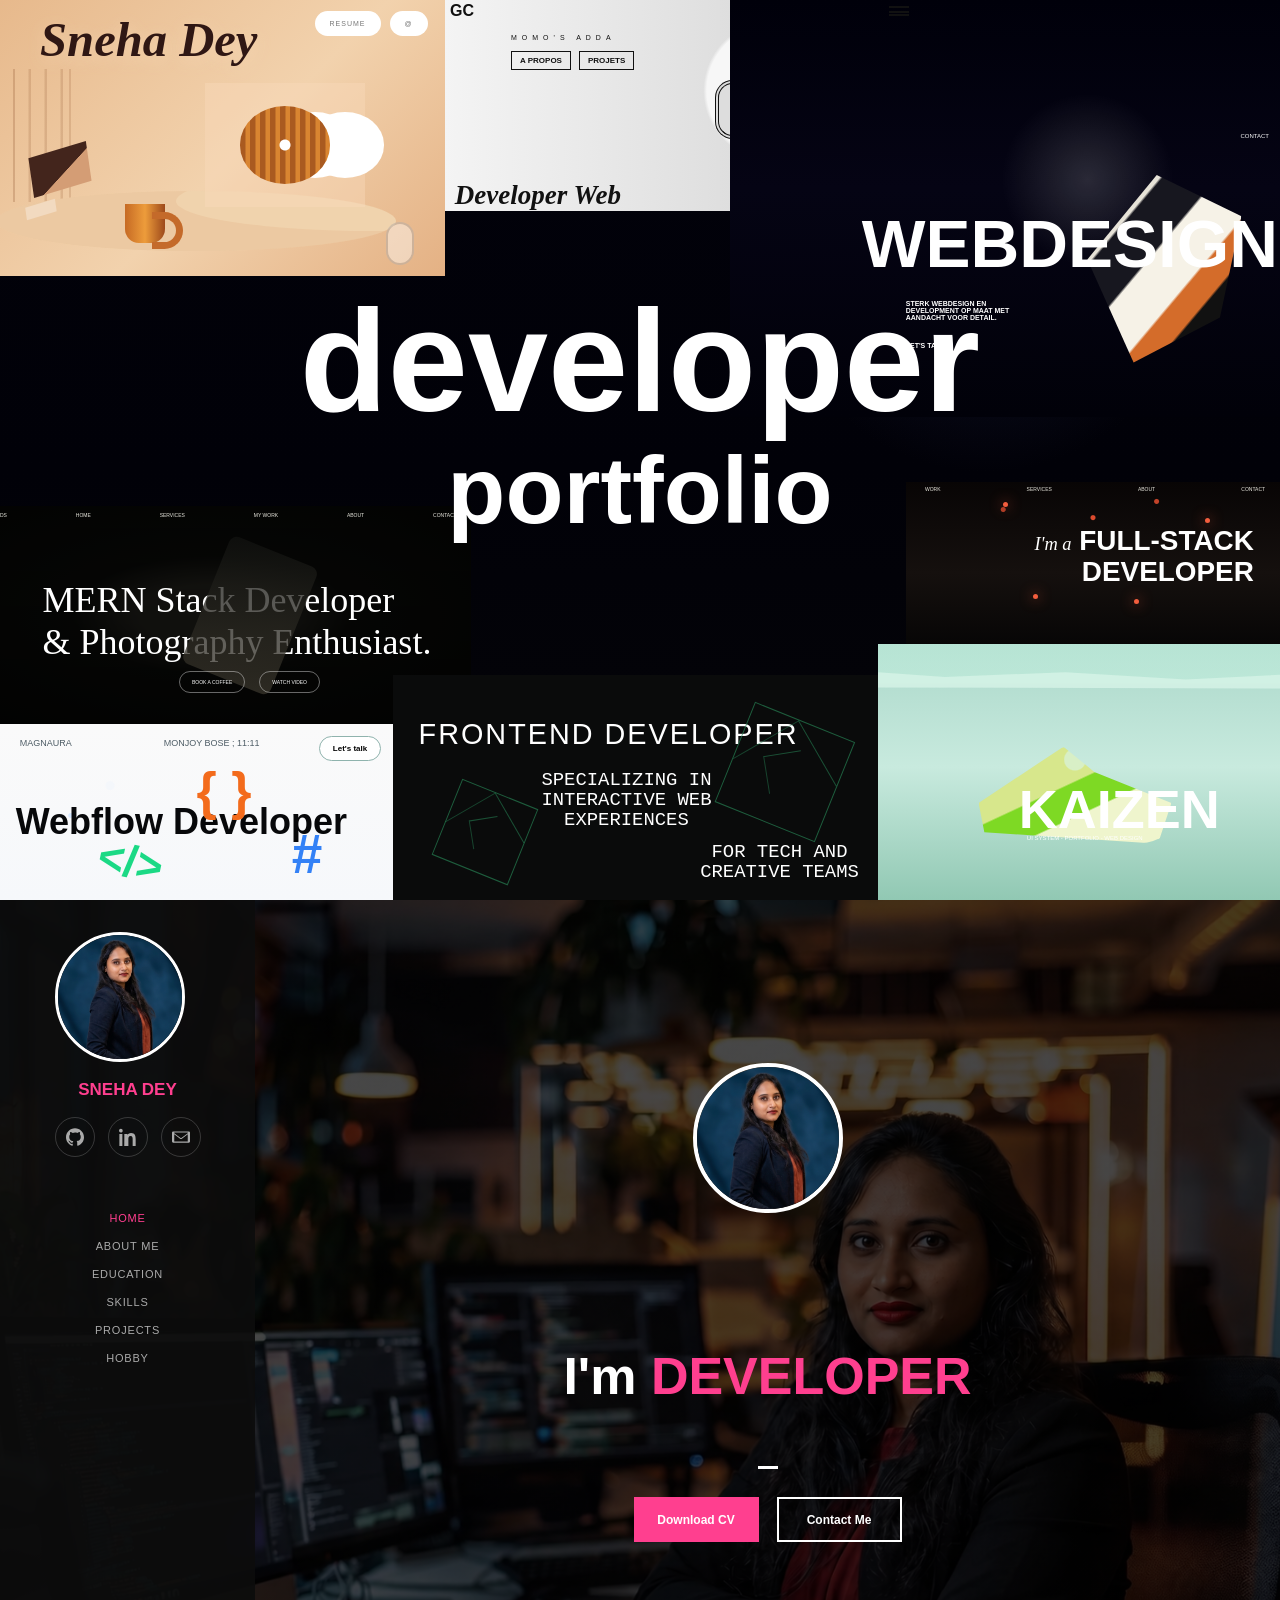
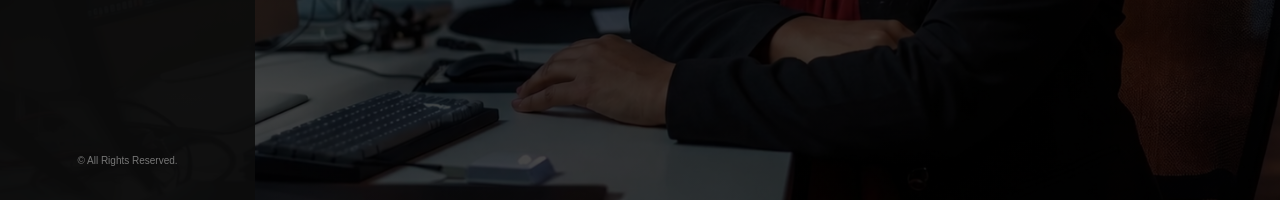
<file: index.html>
<!DOCTYPE html>
<html lang="en">
<head>
  <meta charset="UTF-8">
  <meta name="viewport" content="width=device-width, initial-scale=1.0">
  <title>Sneha's Portfolio</title>
  <link rel="icon" href="assets/MyLogo.png" type="image/png">
  <link rel="apple-touch-icon" href="assets/MyLogo.png">
  <link rel="stylesheet" href="styles.css">
</head>
<body>
  <main class="poster">
    <section class="panel warm-card">
      <div class="warm-actions">
        <span>Resume</span>
        <span>@</span>
      </div>
       <h2 class="warm-name">Sneha Dey</h2>
      <div class="room-lines"></div>
      <div class="desk"></div>
      <div class="laptop"></div>
      <div class="mug"></div>
      <div class="wall-frame"><span></span></div>
      <div class="mouse"></div>
    </section>

  <section class="panel sketch-card">
      <div class="gc">GC</div>
      <div class="hamburger"></div>
      <p class="tiny-label">MOMO'S ADDA</p>
      <div class="small-buttons">
        <span>A propos</span>
        <span>Projets</span>
      </div>
      <div class="portrait">
        <span class="face-line line-a"></span>
        <span class="face-line line-b"></span>
        <span class="face-line line-c"></span>
        <span class="ear ear-left"></span>
        <span class="ear ear-right"></span>
      </div>
      <p class="script">Developer Web</p>
    </section>

    <section class="panel webdesign-card">
      <p class="contact">Contact</p>
      <h2>WEBDESIGN</h2>
      <p>Sterk webdesign en<br>development op maat met<br>aandacht voor detail.</p>
      <span>Let's talk</span>
      <div class="prism"></div>
    </section>

    <section class="center-title">
      <h1>developer<br><span>portfolio</span></h1>
    </section>

    <section class="panel square-card">
      <nav>
        <span>DS</span>
        <span>Home</span>
        <span>Services</span>
        <span>My Work</span>
        <span>About</span>
        <span>Contact</span>
      </nav>
      <h2>MERN Stack Developer<br>&amp; Photography Enthusiast.</h2>
      <div class="coffee"></div>
      <div class="buttons">
        <span>Book a coffee</span>
        <span>Watch video</span>
      </div>
    </section>

    <section class="panel fullstack-card">
      <nav>
        <span>Work</span>
        <span>Services</span>
        <span>About</span>
        <span>Contact</span>
      </nav>
      <h2><em>I'm a</em> FULL-STACK<br>DEVELOPER</h2>
      <i class="spark s1"></i>
      <i class="spark s2"></i>
      <i class="spark s3"></i>
      <i class="spark s4"></i>
    </section>

    <section class="panel webflow-card">
      <div class="profile">MAGNAURA<span>MONJOY BOSE ; 11:11</span></div>
      <button>Let's talk</button>
      <h2>Webflow Developer</h2>
      <div class="braces">{ }</div>
      <div class="code-mark">&lt;/&gt;</div>
      <div class="hash">#</div>
    </section>

    <section class="panel frontend-card">
      <h2>FRONTEND DEVELOPER</h2>
      <p class="middle">SPECIALIZING IN<br>INTERACTIVE WEB<br>EXPERIENCES</p>
      <p class="lower">FOR TECH AND<br>CREATIVE TEAMS</p>
      <div class="wire wire-left"></div>
      <div class="wire wire-right"></div>
    </section>

    <section class="panel kaizen-card">
      <div class="hills"></div>
      <h2>KAIZEN</h2>
      <p>UI System - Portfolio - Web Design</p>
    </section>
    </main>
  <section class="portfolio-hero">
    <aside class="portfolio-sidebar">
      <div class="profile-box">
        <img src="assets/portfolioimage_1.png" alt="Profile photo" class="sidebar-profile-img">

        <h3>SNEHA DEY</h3>

        <div class="social-links">
          <a href="https://github.com/Snehadey-2026" class="social-link github" aria-label="GitHub">
            <svg viewBox="0 0 24 24" xmlns="http://www.w3.org/2000/svg">
              <path d="M12 0.297C5.373 0.297 0 5.67 0 12.297c0 5.302 3.438 9.8 8.205 11.387.6.113.82-.26.82-.577 0-.285-.01-1.04-.015-2.04-3.338.726-4.042-1.61-4.042-1.61-.546-1.386-1.333-1.756-1.333-1.756-1.09-.745.084-.73.084-.73 1.205.085 1.84 1.236 1.84 1.236 1.07 1.834 2.807 1.304 3.492.997.108-.775.418-1.304.76-1.604-2.665-.303-5.467-1.333-5.467-5.93 0-1.31.468-2.38 1.236-3.22-.124-.303-.536-1.523.117-3.176 0 0 1.008-.322 3.3 1.23a11.5 11.5 0 013.003-.403c1.018.005 2.043.138 3.003.403 2.29-1.552 3.297-1.23 3.297-1.23.656 1.653.244 2.873.12 3.176.77.84 1.235 1.91 1.235 3.22 0 4.61-2.807 5.625-5.48 5.92.43.37.815 1.102.815 2.222 0 1.606-.015 2.898-.015 3.293 0 .32.216.694.825.576C20.565 22.092 24 17.597 24 12.297 24 5.67 18.627.297 12 .297z" fill="currentColor"/>
            </svg>
          </a>
          <a href="https://www.linkedin.com/in/sneha-dey-2632a224b " class="social-link linkedin" aria-label="LinkedIn">
            <svg viewBox="0 0 24 24" xmlns="http://www.w3.org/2000/svg">
              <path d="M4.98 3.5C4.98 4.88 3.88 6 2.49 6a2.49 2.49 0 110-4.98A2.49 2.49 0 014.98 3.5zM.5 24h4V8H.5v16zM8.5 24h4v-8.6c0-2.04.04-4.67 2.85-4.67 2.86 0 2.86 2.44 2.86 4.78V24h4v-8.98c0-4.8-.99-8.5-6.05-8.5-2.64 0-4.4 1.45-5.14 2.77h.07V8h-4c.05 1.92 0 16 0 16z" fill="currentColor"/>
            </svg>
          </a>
          <a href="mailto:sneha1995dey@gmail.com" class="social-link email" aria-label="Email">
            <svg viewBox="0 0 24 24" xmlns="http://www.w3.org/2000/svg">
              <path d="M1.5 4.5h21a1.5 1.5 0 011.5 1.5v12a1.5 1.5 0 01-1.5 1.5h-21A1.5 1.5 0 010 18V6a1.5 1.5 0 011.5-1.5zm1.5 1.5v.861l9 6.738 9-6.738V6h-18zm18 12V8.425l-8.19 6.126a1.5 1.5 0 01-1.62 0L3 8.425V18h18z" fill="currentColor"/>
            </svg>
          </a>
        </div>
      </div>

      <nav class="sidebar-menu">
        <a href="index.html" class="active">Home</a>
        <a href="about.html">About Me</a>
        <a href="education.html">Education</a>
        <a href="skills.html">Skills</a>
        <a href="Projects/Project_1/Project1.html">Projects</a>
        <a href="hobby.html">Hobby</a>
      </nav>

      <p class="copyright">© All Rights Reserved.</p>
    </aside>

    <div class="hero-content">
      <img src="assets/portfolioimage_1.png" alt="Profile photo" class="hero-profile-img">

      <h1>I'm <span>Developer</span></h1>

      <div class="hero-line"></div>

      <div class="hero-buttons">
        <a href="./assets/Sneya_Dey_Resume.pdf" class="btn primary-btn">Download CV</a>
        <a href="contact.html" class="btn outline-btn">Contact Me</a>
      </div>
    </div>
  </section>
</body>
</html>
</file>
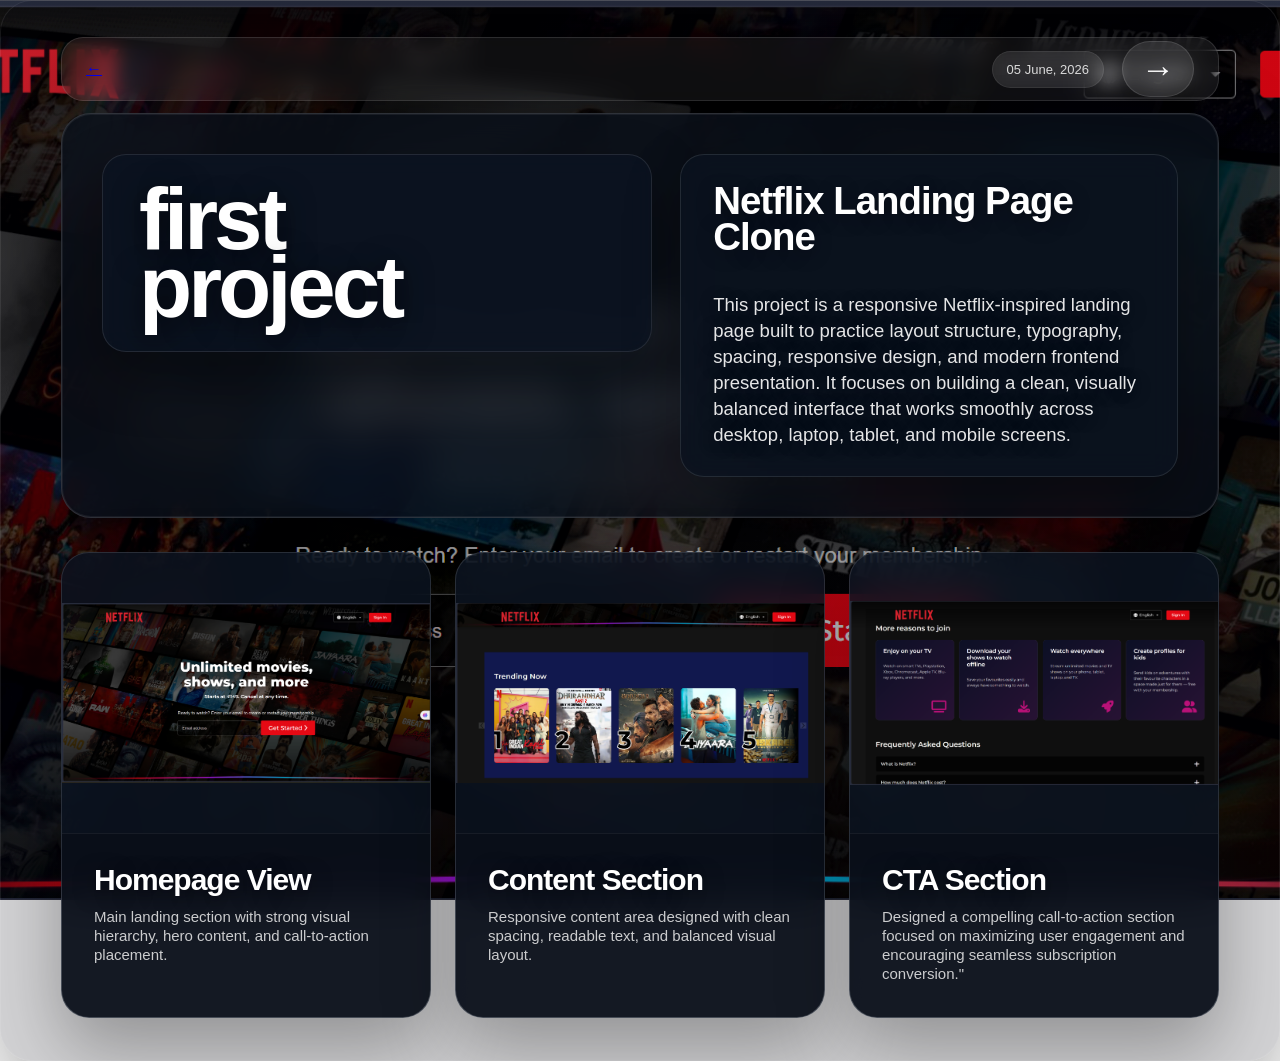
<file: Projects/Project_1/index.html>
<!DOCTYPE html>
<html lang="en">
<head>
  <meta charset="utf-8">
  <meta http-equiv="refresh" content="0; url=./Project1.html">
  <title>Redirecting...</title>
  <link rel="icon" href="../../assets/MyLogo.png" type="image/png">
  <link rel="apple-touch-icon" href="../../assets/MyLogo.png">
</head>
<body>
  <p>Redirecting to <a href="./Project1.html">Project1.html</a></p>
</body>
</html>
</file>
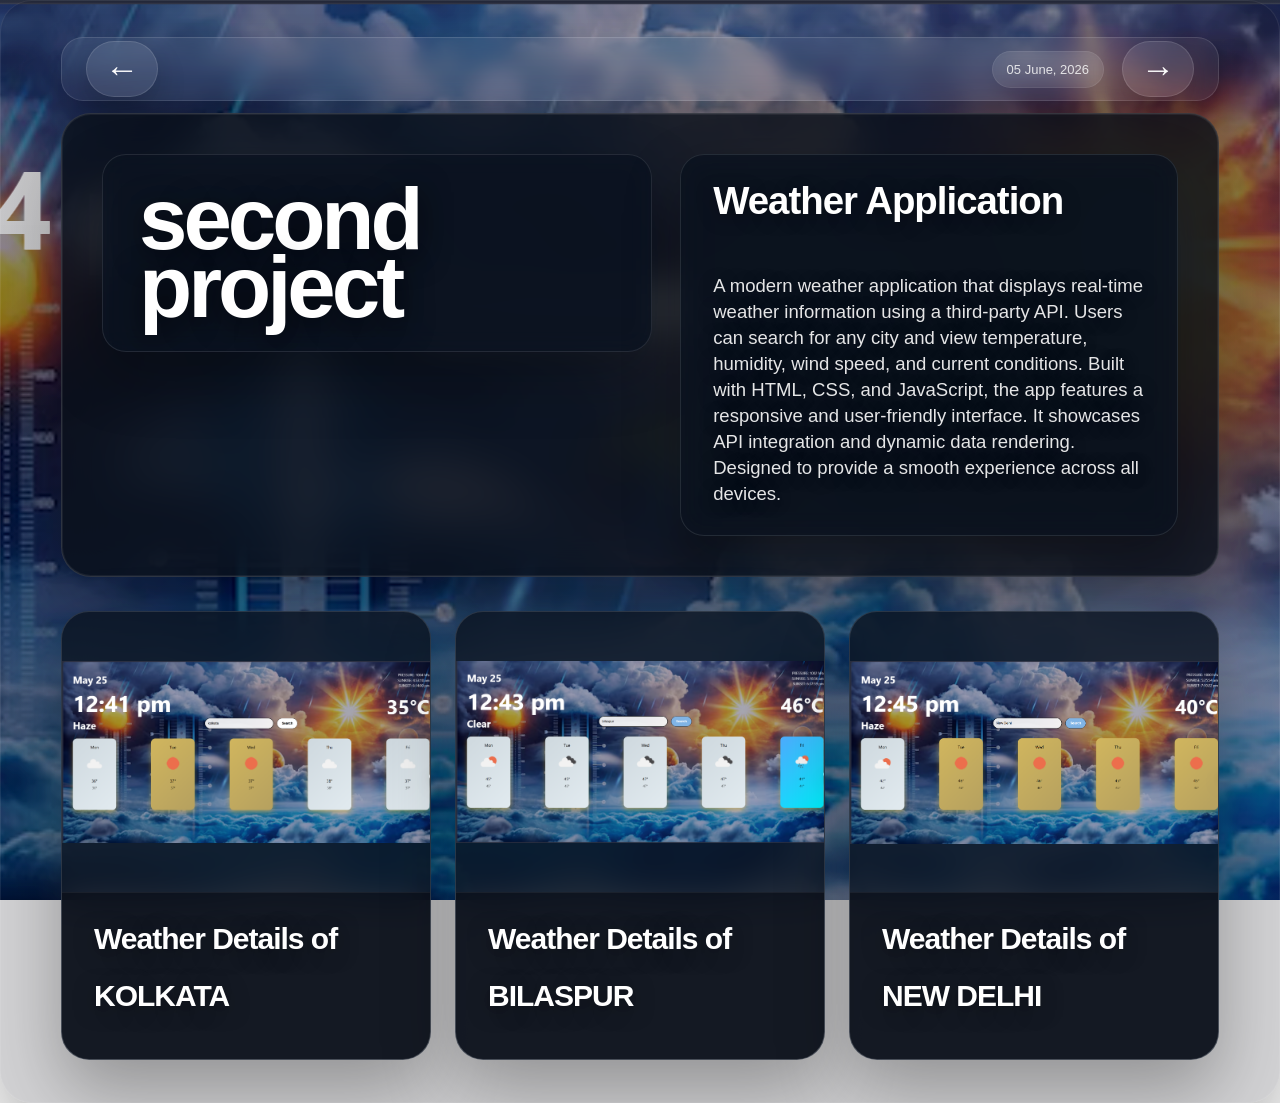
<file: Projects/Project_2/index.html>
<!DOCTYPE html>
<html lang="en">
<head>
  <meta charset="utf-8">
  <meta http-equiv="refresh" content="0; url=./Project2.html">
  <title>Redirecting...</title>
  <link rel="icon" href="../../assets/MyLogo.png" type="image/png">
  <link rel="apple-touch-icon" href="../../assets/MyLogo.png">
</head>
<body>
  <p>Redirecting to <a href="./Project2.html">Project2.html</a></p>
</body>
</html>
</file>
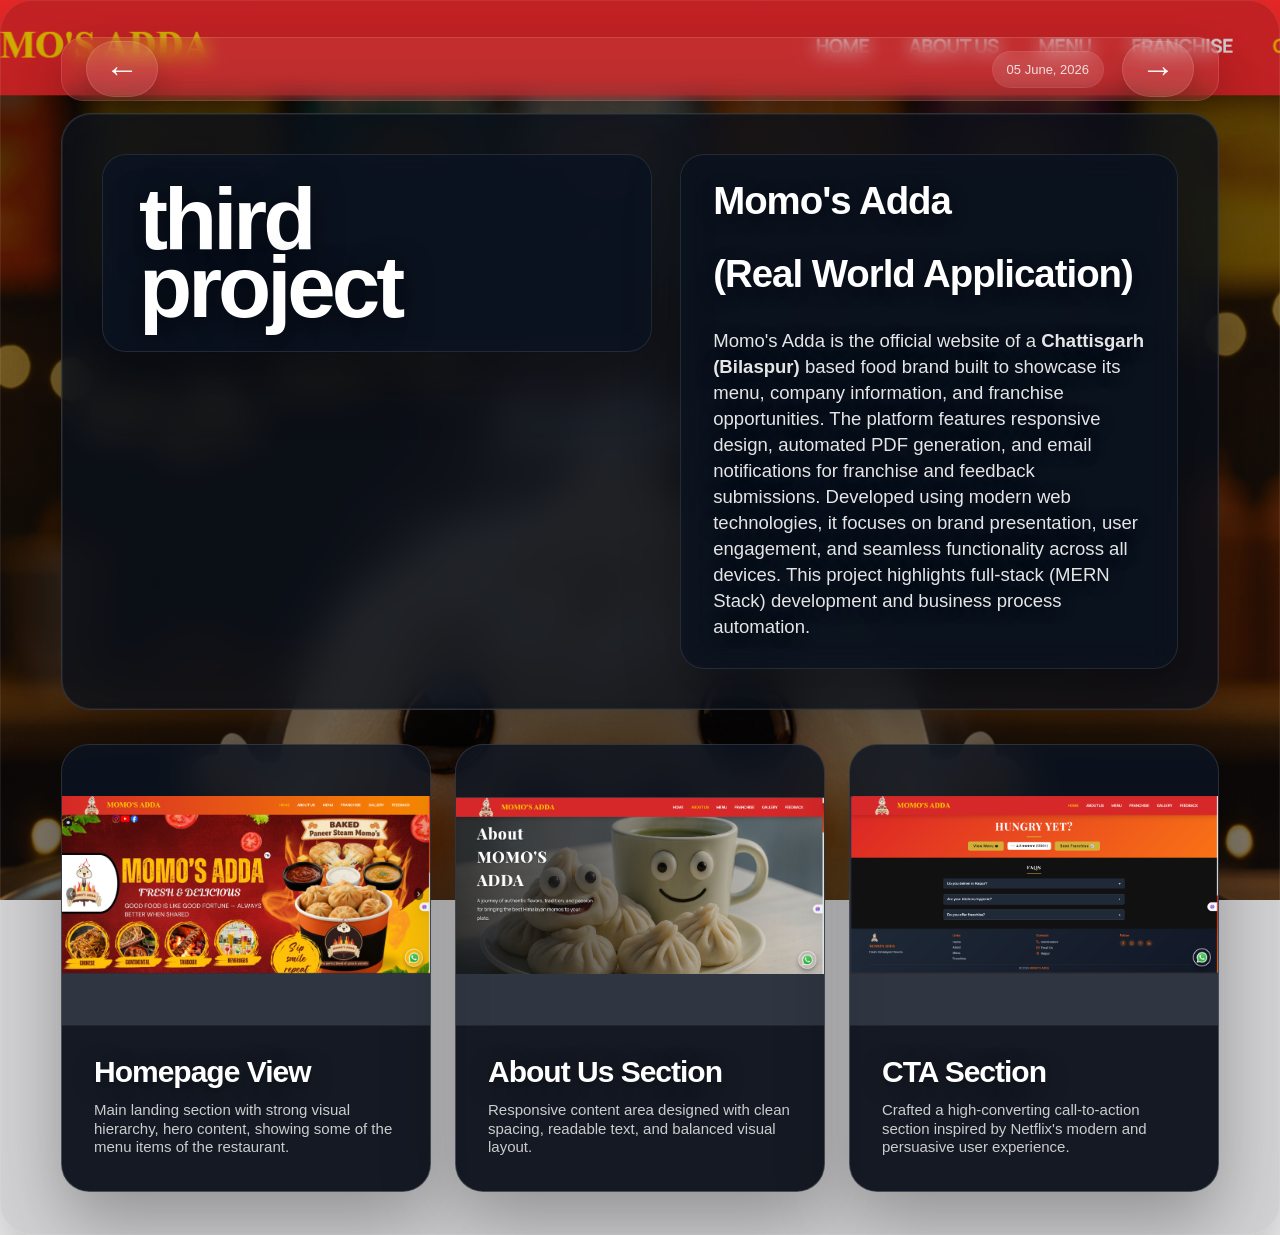
<file: Projects/Project_3/index.html>
<!DOCTYPE html>
<html lang="en">
<head>
  <meta charset="utf-8">
  <meta http-equiv="refresh" content="0; url=./Project3.html">
  <title>Redirecting...</title>
  <link rel="icon" href="../../assets/MyLogo.png" type="image/png">
  <link rel="apple-touch-icon" href="../../assets/MyLogo.png">
</head>
<body>
  <p>Redirecting to <a href="./Project3.html">Project3.html</a></p>
</body>
</html>
</file>
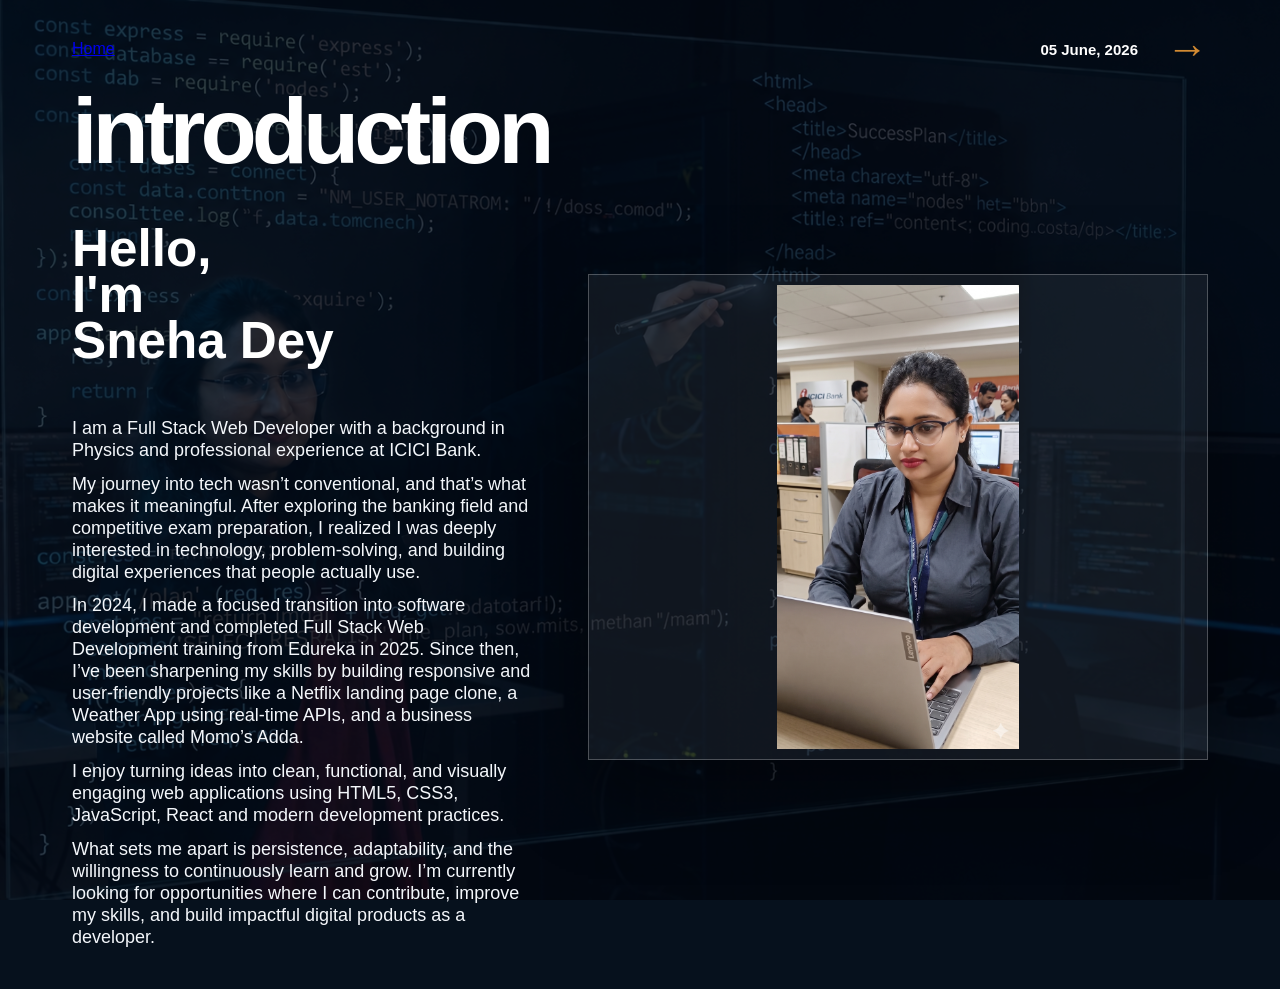
<file: about.html>
<!DOCTYPE html>
<html lang="en">
<head>
  <meta charset="UTF-8">
  <meta name="viewport" content="width=device-width, initial-scale=1.0">
  <title>About Me</title>
  <link rel="icon" href="assets/MyLogo.png" type="image/png">
  <link rel="apple-touch-icon" href="assets/MyLogo.png">
  <link rel="stylesheet" href="about.css">
</head>
<body>

  <main class="about-page">
    <header class="about-header">
      <a href="index.html" class="logo">Home</a>

      <div class="top-right">
        <span>05 June, 2026</span>
        <a href="education.html" class="next-arrow" aria-label="Next page">→</a>
      </div>
    </header>

    <section class="about-content">
      <div class="about-text">
        <h1>introduction</h1><br><br>

        <h2>Hello,<br> I'm<br>Sneha Dey</h2><br><br>

        <p>
         I am a Full Stack Web Developer with a background in Physics and professional experience at ICICI Bank.
        </p>
        <p>
          My journey into tech wasn’t conventional, and that’s what makes it meaningful. After exploring the banking field and competitive exam preparation, I realized I was deeply interested in technology, problem-solving, and building digital experiences that people actually use.
        </p>
        
        <p>
          In 2024, I made a focused transition into software development and completed Full Stack Web Development training from Edureka in 2025. Since then, I’ve been sharpening my skills by building responsive and user-friendly projects like a Netflix landing page clone, a Weather App using real-time APIs, and a business website called Momo’s Adda.
        </p>
        <p>
         I enjoy turning ideas into clean, functional, and visually engaging web applications using HTML5, CSS3, JavaScript, React and modern development practices.
        </p>
        <p>
          What sets me apart is persistence, adaptability, and the willingness to continuously learn and grow. I’m currently looking for opportunities where I can contribute, improve my skills, and build impactful digital products as a developer.
        </p>
      </div>

      <aside class="about-photo-panel">
        <img src="assets/Experience.png" alt="Sneha Dey working on laptop">
      </aside>
    </section>
  </main>

</body>
</html>
</file>
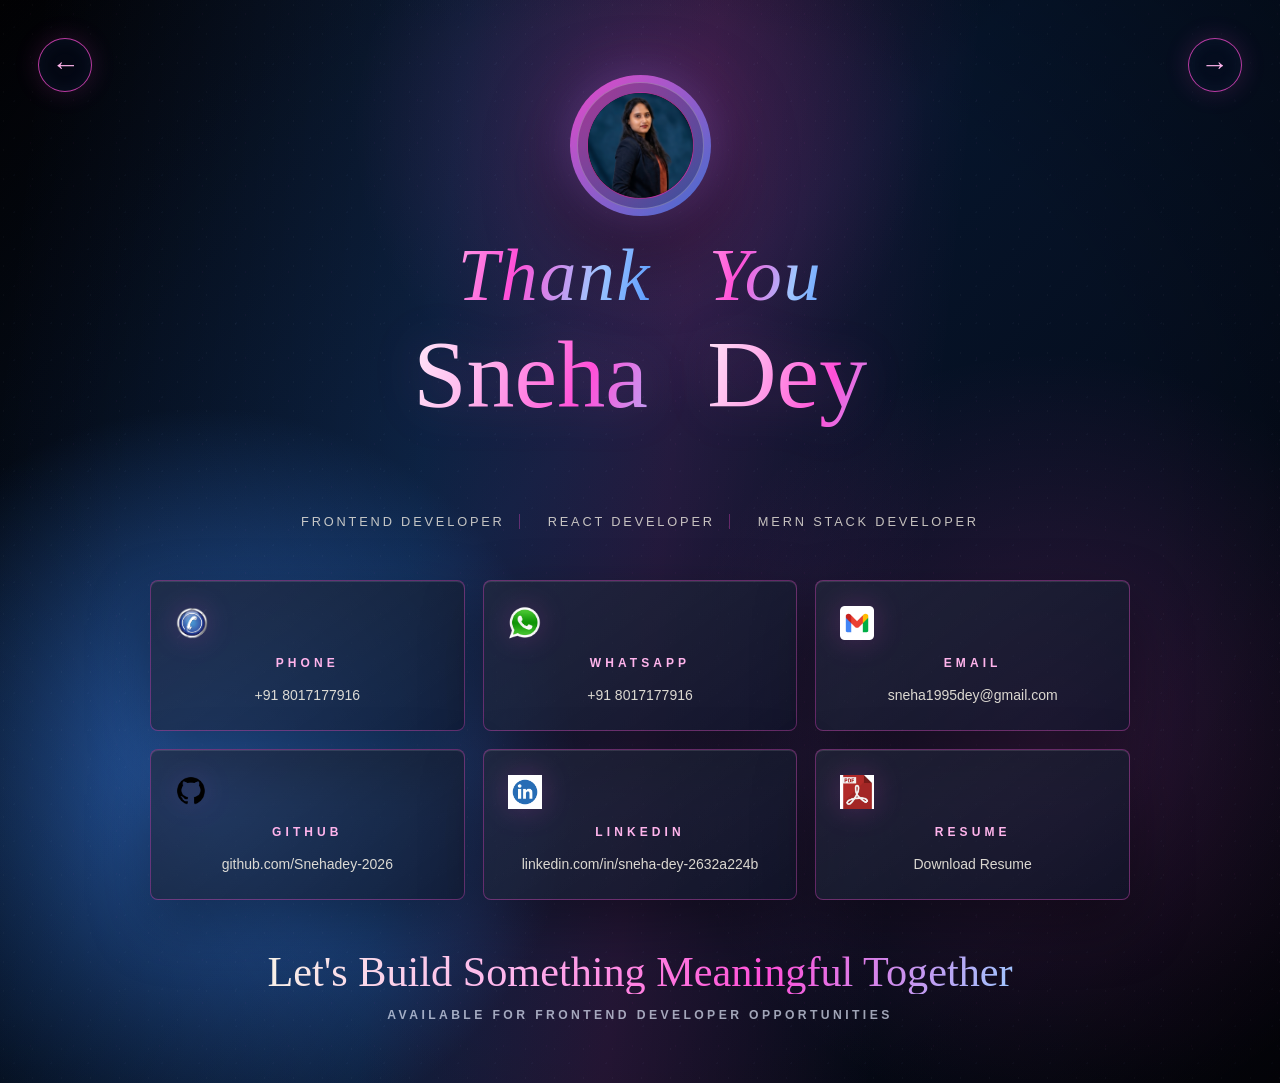
<file: contact.html>
<!DOCTYPE html>
<html lang="en">
<head>
  <meta charset="UTF-8">
  <meta name="viewport" content="width=device-width, initial-scale=1.0">
  <title>Contact | Sneha Dey</title>
  <link rel="icon" href="assets/MyLogo.png" type="image/png">
  <link rel="apple-touch-icon" href="assets/MyLogo.png">
  <link rel="stylesheet" href="contact.css">
</head>
<body>
  <main class="contact-finale">
    <a class="prev-arrow" href="hobby.html" aria-label="Go to hobby page">←</a>
    <a class="next-arrow" href="index.html" aria-label="Go to home">→</a>

    <section class="finale-content" aria-label="Contact Sneha Dey">
      <div class="profile-orbit" aria-label="Sneha Dey profile">
        <div class="profile-frame">
          <div class="profile-image">
            <img class="profile-img" src="assets/portfolioimage_1.png" alt="Sneha Dey profile picture">
            <!-- Replace profile.jpg with your own photo file in this folder -->
          </div>
        </div>
      </div>

      <h1 class="thank-you" aria-label="Thank you">
        <span class="thank">Thank</span>
        <span class="you">You</span>
      </h1>

      <h2 class="signature" aria-label="Sneha Dey">
        <span class="first-name">Sneha</span>
        <span class="last-name">Dey</span>
      </h2>

      <p class="roles">
        <span>Frontend Developer</span>
        <span>React Developer</span>
        <span>MERN Stack Developer</span>
      </p>

      <section class="contact-grid" aria-label="Contact links">
        <a class="contact-card" href="tel:+918017177916">
          <img class="card-icon" src="assets/calling_icon.png" alt="Phone icon">
          <span class="card-label">Phone</span>
          <strong>+91 8017177916</strong>
        </a>

        <a class="contact-card" href="https://wa.me/918017177916" target="_blank" rel="noreferrer">
          <img class="card-icon" src="assets/whatsApp-logo-1.png" alt="WhatsApp icon">
          <span class="card-label">WhatsApp</span>
          <strong>+91 8017177916</strong>
        </a>

        <a class="contact-card" href="mailto:sneha1995dey@gmail.com">
          <img class="card-icon" src="assets/gmail_icon.webp" alt="Gmail icon">
          <span class="card-label">Email</span>
          <strong>sneha1995dey@gmail.com</strong>
        </a>

        <a class="contact-card" href="https://github.com/Snehadey-2026" target="_blank" rel="noreferrer">
          <img class="card-icon" src="assets/github_PNG.png" alt="GitHub icon">
          <span class="card-label">GitHub</span>
          <strong>github.com/Snehadey-2026</strong>
        </a>

        <a class="contact-card" href="https://www.linkedin.com/in/sneha-dey-2632a224b" target="_blank" rel="noreferrer">
          <img class="card-icon" src="assets/linkedin-logo.webp" alt="LinkedIn icon">
          <span class="card-label">LinkedIn</span>
          <strong>linkedin.com/in/sneha-dey-2632a224b</strong>
        </a>

        <a class="contact-card" href="Sneha-Dey-Resume.pdf" download>
          <img class="card-icon" src="assets/pdf_icon.webp" alt="PDF resume icon">
          <span class="card-label">Resume</span>
          <strong>Download Resume</strong>
        </a>
      </section>

      <footer class="closing">
        <p>Let's Build Something Meaningful Together</p>
        <span>Available For Frontend Developer Opportunities</span>
      </footer>
    </section>
  </main>
</body>
</html>
</file>
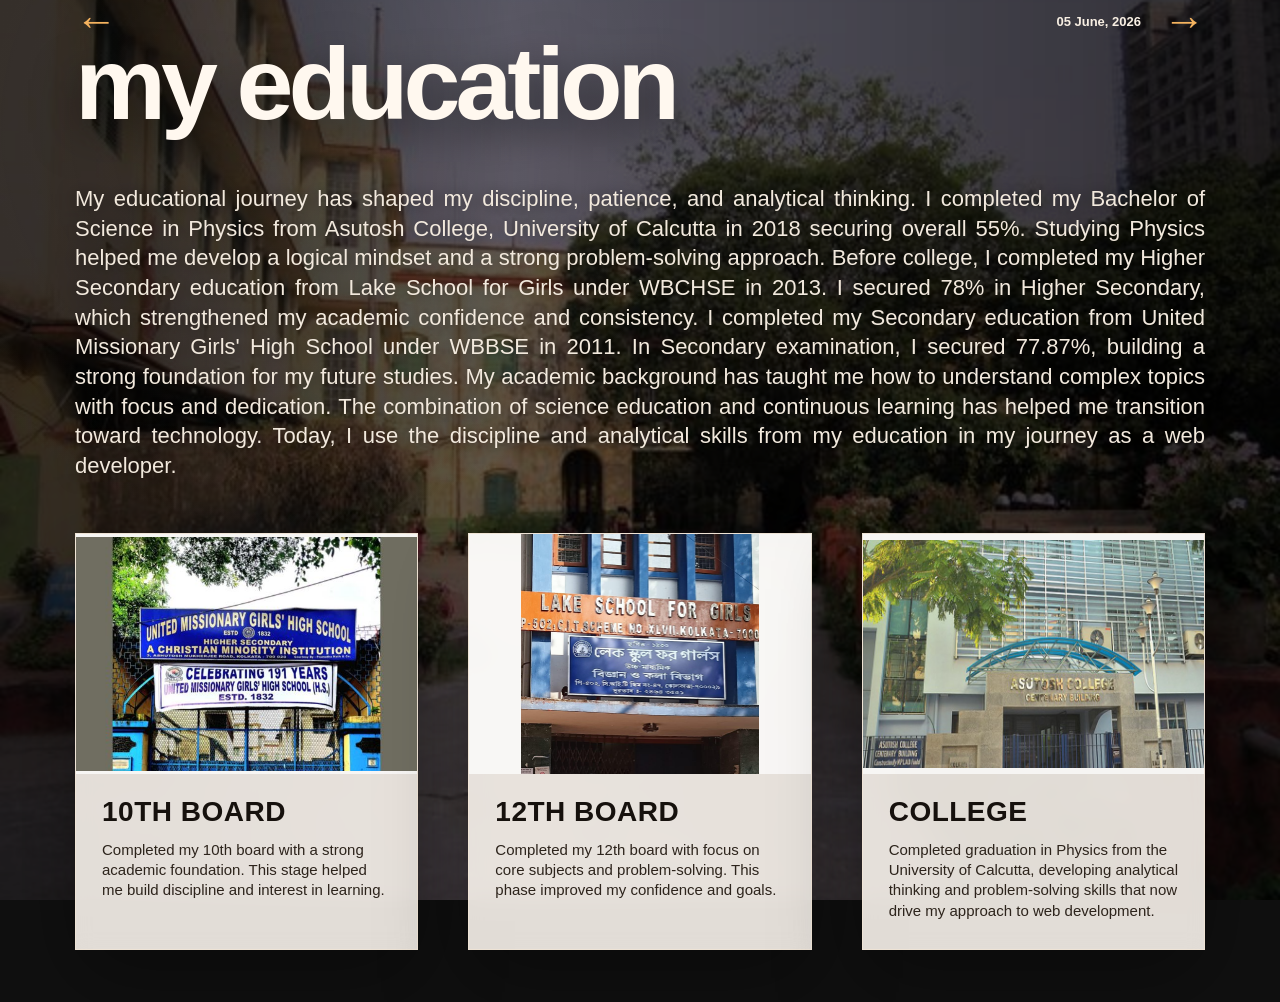
<file: education.html>
<!DOCTYPE html>
<html lang="en">
<head>
  <meta charset="UTF-8">
  <meta name="viewport" content="width=device-width, initial-scale=1.0">
  <title>My Education</title>
  <link rel="icon" href="assets/MyLogo.png" type="image/png">
  <link rel="apple-touch-icon" href="assets/MyLogo.png">
  <link rel="stylesheet" href="education.css">
</head>
<body>

  <main class="education-page">
    <header class="education-header">
        <a href="about.html" class="prev-arrow" aria-label="Previous page">←</a>

      <div class="top-right">
        <span>05 June, 2026</span>
        <a href="skills.html" class="next-arrow" aria-label="Next page">→</a>
      </div>
    </header>

    <section class="education-intro">
      <h1>my education</h1><br><br>
      <p>
       My educational journey has shaped my discipline, patience, and analytical thinking.
I completed my Bachelor of Science in Physics from Asutosh College, University of Calcutta in 2018 securing overall 55%.
Studying Physics helped me develop a logical mindset and a strong problem-solving approach.
Before college, I completed my Higher Secondary education from Lake School for Girls under WBCHSE in 2013.
I secured 78% in Higher Secondary, which strengthened my academic confidence and consistency.
I completed my Secondary education from United Missionary Girls' High School under WBBSE in 2011.
In Secondary examination, I secured 77.87%, building a strong foundation for my future studies.
My academic background has taught me how to understand complex topics with focus and dedication.
The combination of science education and continuous learning has helped me transition toward technology.
Today, I use the discipline and analytical skills from my education in my journey as a web developer.
      </p>
    </section>

    <section class="education-cards">
      <article class="edu-card">
        <img src="assets/UMGHS.jpg" alt="10th Board" class="edu-card-img">

        <div class="edu-card-body">
          <h3>10th Board</h3>
         
          <p>
            Completed my 10th board with a strong academic foundation.
            This stage helped me build discipline and interest in learning.
          </p>
        </div>
      </article>

      <article class="edu-card">
        <img src="assets/LakeGirls.jpg" alt="12th Board" class="edu-card-img">

        <div class="edu-card-body">
          <h3>12th Board</h3>
          
          <p>
            Completed my 12th board with focus on core subjects and
            problem-solving. This phase improved my confidence and goals.
          </p>
        </div>
      </article>

      <article class="edu-card">
        <img src="assets/AsutoshCollege.jpg" alt="College" class="edu-card-img">

        <div class="edu-card-body">
          <h3>College</h3>
         
          <p>
          Completed graduation in Physics from the University of Calcutta, developing analytical thinking and problem-solving skills that now drive my approach to web development.
          </p>
        </div>
      </article>
    </section>
</main>
</body>
</html>
</file>
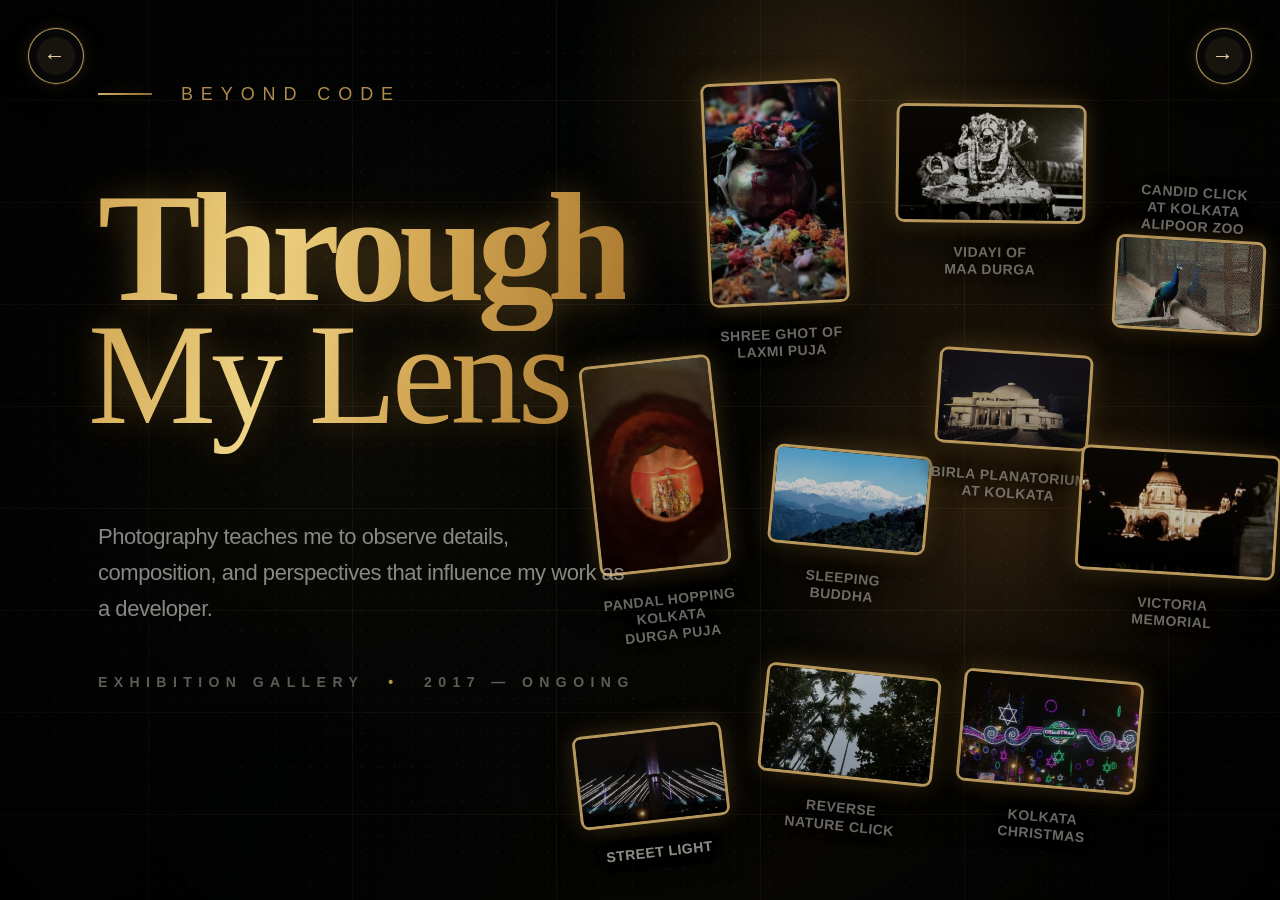
<file: hobby.html>
<!DOCTYPE html>
<html lang="en">
<head>
  <meta charset="UTF-8">
  <meta name="viewport" content="width=device-width, initial-scale=1.0">
  <title>Through My Lens</title>
  <link rel="icon" href="assets/MyLogo.png" type="image/png">
  <link rel="apple-touch-icon" href="assets/MyLogo.png">
  <link rel="stylesheet" href="./hobby.css">
</head>
<body>
  <a class="page-link-arrow prev" href="Projects/Project_3/Project3.html" aria-label="Go to Project 3 page"></a>
  <a class="page-link-arrow next" href="contact.html" aria-label="Go to contact page"></a>
  <main class="exhibition" aria-label="Photography portfolio exhibition">
    <section class="copy-block" aria-labelledby="page-title">
      <p class="kicker"><span></span>Beyond Code</p>

      <h1 id="page-title">
        <span class="through">Through</span>
        <span class="lens">My Lens</span>
      </h1>

      <p class="intro">
        Photography teaches me to observe details,<br>
        composition, and perspectives that influence my work as<br>
        a developer.
      </p>

      <p class="meta">Exhibition Gallery <b>•</b> 2017 — Ongoing</p>
    </section>

    <section class="gallery" aria-label="Curated photography cards">
      <figure class="photo-card card-01 tilt-left">
        <img src="assets/MyPhotography4.jpg" alt="Shree Ghot of Laxmi Puja">
        <figcaption>SHREE GHOT OF <br> LAXMI PUJA</figcaption>
      </figure>

      <figure class="photo-card card-02">
        <img src="assets/MyPhotography2.jpg" alt="Vidayi of Maa Durga">
        <figcaption>VIDAYI OF <br>MAA DURGA</figcaption>
      </figure>

      <figure class="photo-card card-03 tilt-right">
        <img src="assets/MyPhotography9.jpg" alt="Peacock at the zoo">
        <figcaption>CANDID CLICK<br>AT KOLKATA <br> ALIPOOR ZOO</figcaption>
      </figure>

      <figure class="photo-card card-04 tilt-left">
        <img src="assets/MyPhotography1.jpg" alt="Vibrant festival scene with illuminated pandals">
        <figcaption>PANDAL HOPPING<br>Kolkata <br>DURGA PUJA</figcaption>
      </figure>

      <figure class="photo-card card-05">
        <img src="assets/MyPhotography5.jpeg" alt="Natural Sleeping Buddha TONGLU">
        <figcaption>SLEEPING<br>BUDDHA</figcaption>
      </figure>

      <figure class="photo-card card-06 tilt-right">
        <img src="assets/MyPhotography6.jpg" alt="Iconic white marble monument">
        <figcaption>BIRLA PLANATORIUM<br>AT KOLKATA</figcaption>
      </figure>

      <figure class="photo-card card-07 tilt-right">
        <img src="assets/MyPhotography3.1.jpg" alt="Iconic white marble monument">
        <figcaption>VICTORIA<br>MEMORIAL</figcaption>
      </figure>

      <figure class="photo-card card-08">
        <img src="assets/MyPhotography8.jpg" alt="Kolkata street light">
         <figcaption>STREET LIGHT</figcaption>
        <figcaption>STREET LIGHT</figcaption>
      </figure>

      <figure class="photo-card card-09 tilt-left">
        <img src="assets/MyPhotography7.jpg" alt="Kolkata Christmas">
        <figcaption>KOLKATA<br> CHRISTMAS</figcaption>
      </figure>

      <figure class="photo-card card-10 tilt-right">
        <img src="assets/MyPhotography10.jpeg" alt="Reverse nature scene">
        <figcaption>REVERSE <br> NATURE CLICK</figcaption>
      </figure>
    </section>
  </main>
</body>
</html>
</file>
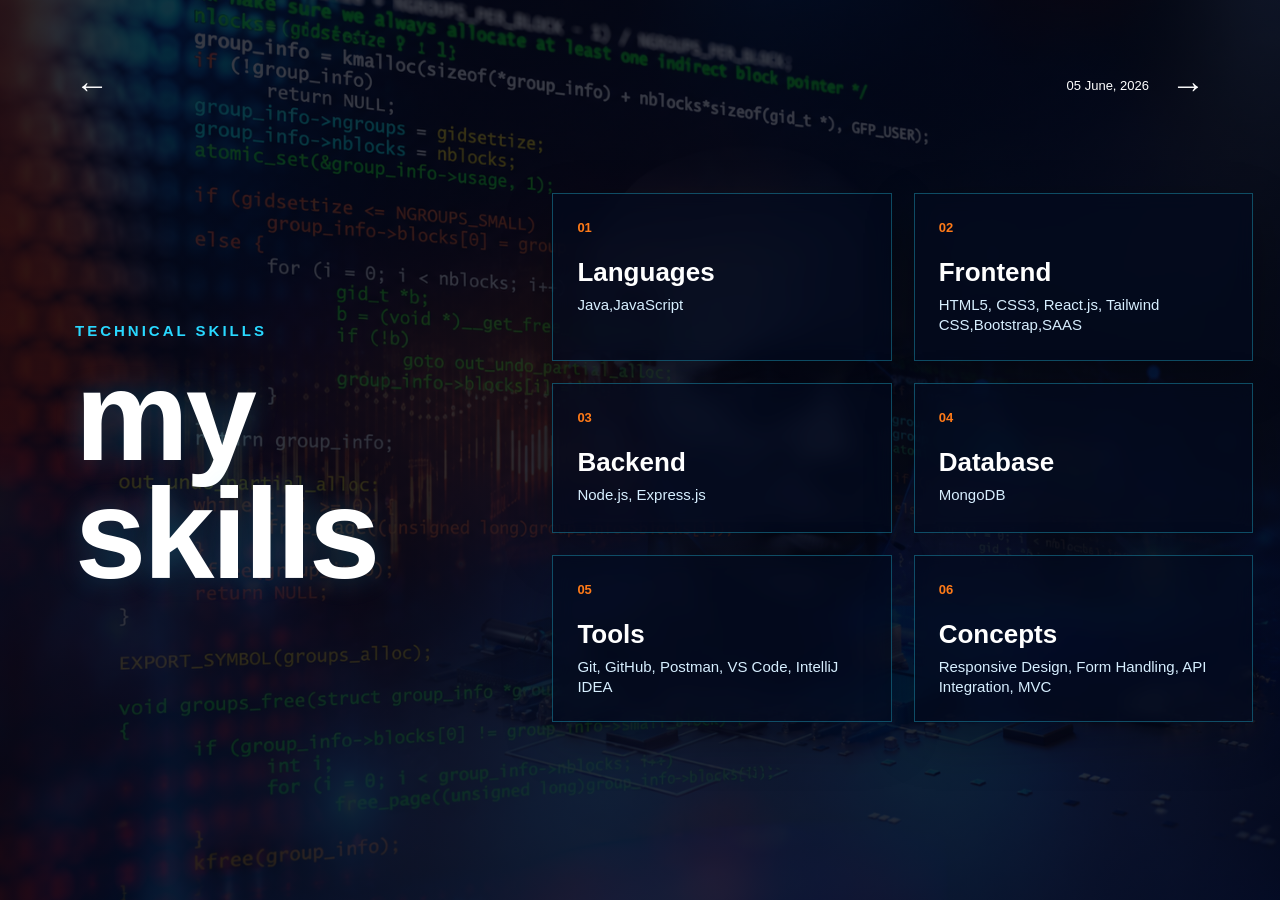
<file: skills.html>
<!DOCTYPE html>
<html lang="en">
<head>
  <meta charset="UTF-8">
  <meta name="viewport" content="width=device-width, initial-scale=1.0">
  <title>My Skills</title>
  <link rel="icon" href="assets/MyLogo.png" type="image/png">
  <link rel="apple-touch-icon" href="assets/MyLogo.png">
  <link rel="stylesheet" href="skills.css">
</head>
<body>

  <main class="skills-page">
    <header class="skills-header">
     <a href="education.html" class="prev-arrow" aria-label="Previous page">←</a>

      <div class="top-right">
        <span>05 June, 2026</span>
        <a href="./Projects/Project_1/Project1.html" class="next-arrow" aria-label="Next page">→</a>
      </div>
    </header>

    <section class="skills-hero">
      <div class="skills-title">
        <p>Technical Skills</p>
        <h1>my<br>skills</h1>
      </div>

      <div class="skills-grid">
        <article class="skill-card">
          <span>01</span>
          <h3>Languages</h3>
          <p>Java,JavaScript</p>
        </article>

        <article class="skill-card">
          <span>02</span>
          <h3>Frontend</h3>
          <p>HTML5, CSS3, React.js, Tailwind CSS,Bootstrap,SAAS</p>
        </article>

        <article class="skill-card">
          <span>03</span>
          <h3>Backend</h3>
          <p>Node.js, Express.js</p>
        </article>

        <article class="skill-card">
          <span>04</span>
          <h3>Database</h3>
          <p>MongoDB</p>
        </article>

        <article class="skill-card">
          <span>05</span>
          <h3>Tools</h3>
          <p>Git, GitHub, Postman, VS Code, IntelliJ IDEA</p>
        </article>

        <article class="skill-card">
          <span>06</span>
          <h3>Concepts</h3>
          <p>Responsive Design, Form Handling, API Integration, MVC</p>
        </article>
      </div>
    </section>

  </main>

</body>
</html>
</file>
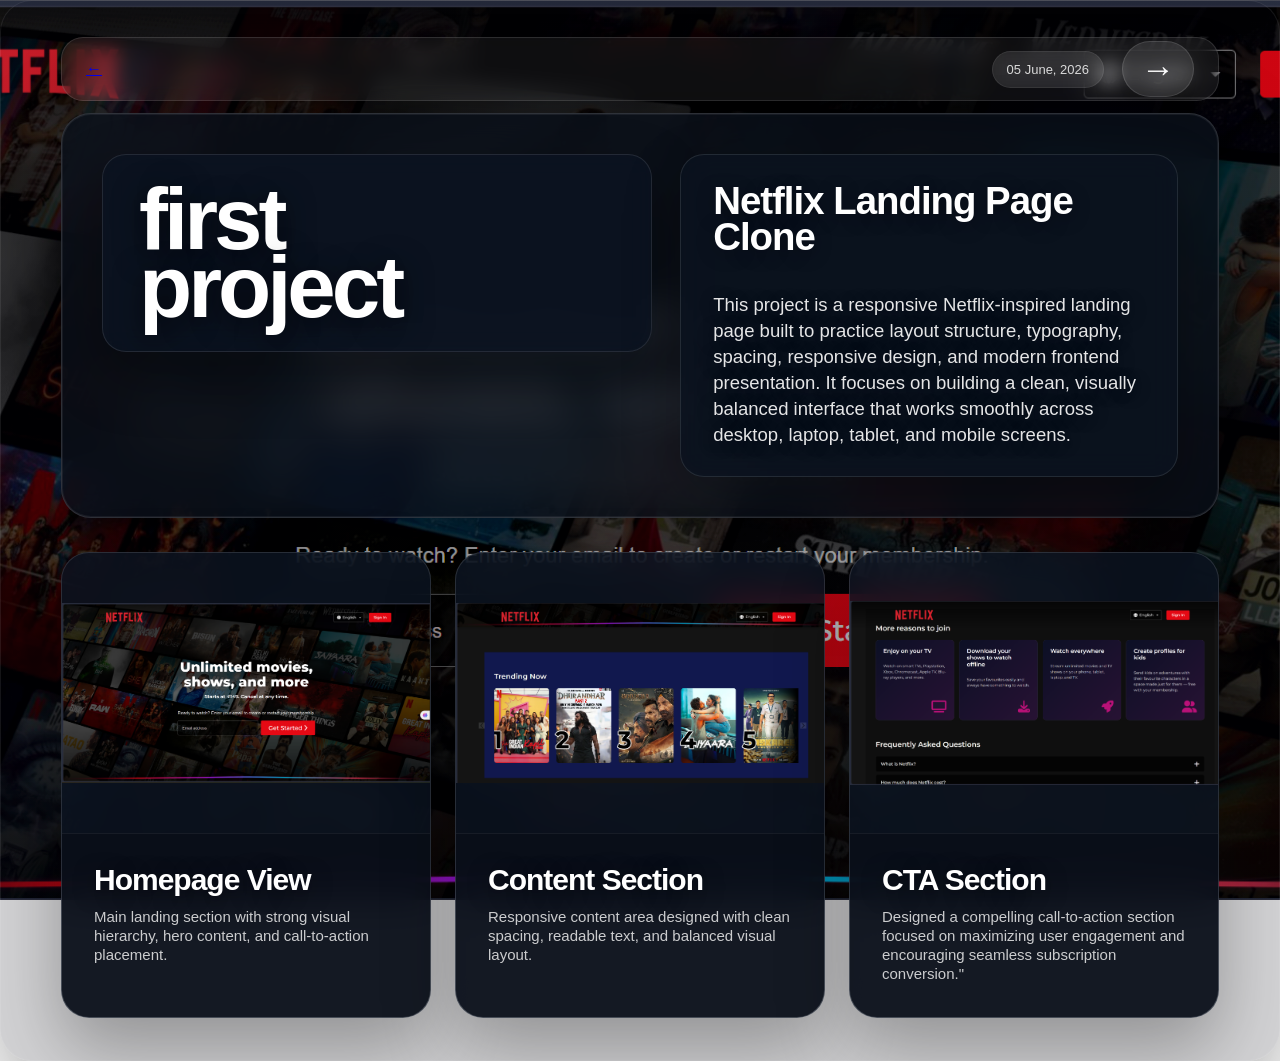
<file: Projects/Project_1/Project1.html>
<!DOCTYPE html>
<html lang="en">
<head>
  <meta charset="UTF-8">
  <meta name="viewport" content="width=device-width, initial-scale=1.0">
  <title>First Project</title>
  <link rel="icon" href="../../assets/logo-icon.svg" type="image/svg+xml">
  <link rel="apple-touch-icon" href="../../assets/logo-icon.svg">
  <link rel="stylesheet" href="./Project1.css">
</head>
<body>

  <main class="project-page">
    <header class="project-header">
      <a href="../../skills.html" class="prev-arrow" aria-label="Previous page">←</a>

      <div class="top-right">
        <span>05 June, 2026</span>
        <a href="../Project_2/Project2.html" class="next-arrow" aria-label="Next project">→</a>
      </div>
    </header>

    <section class="project-top">
      <div class="project-title">
       
        <h1>first<br>project</h1>
      </div>

      <div class="project-summary">
        <h2>Netflix Landing Page Clone</h2><br>
        <p>
          This project is a responsive Netflix-inspired landing page built to
          practice layout structure, typography, spacing, responsive design,
          and modern frontend presentation. It focuses on building a clean,
          visually balanced interface that works smoothly across desktop,
          laptop, tablet, and mobile screens.
        </p>
      </div>
    </section>

    <section class="project-screenshots">
      <article class="screenshot-card">
        <img src="../../assets/Netflix1.png" alt="Project screenshot one">
        <div class="screenshot-content">
          <h3>Homepage View</h3>
          <p>
            Main landing section with strong visual hierarchy, hero content,
            and call-to-action placement.
          </p>
        </div>
      </article>

      <article class="screenshot-card">
        <img src="../../assets/Netflix2.png" alt="Project screenshot two">
        <div class="screenshot-content">
          <h3>Content Section</h3>
          <p>
            Responsive content area designed with clean spacing, readable text,
            and balanced visual layout.
          </p>
        </div>
      </article>

      <article class="screenshot-card">
        <img src="../../assets/Netflix3.png" alt="Project screenshot three">
        <div class="screenshot-content">
          <h3>CTA Section</h3>
          <p>
           Designed a compelling call-to-action section focused on maximizing user engagement and encouraging seamless subscription conversion." 
          </p>
        </div>
      </article>
    </section>
</main>
</body>
</html>
</file>
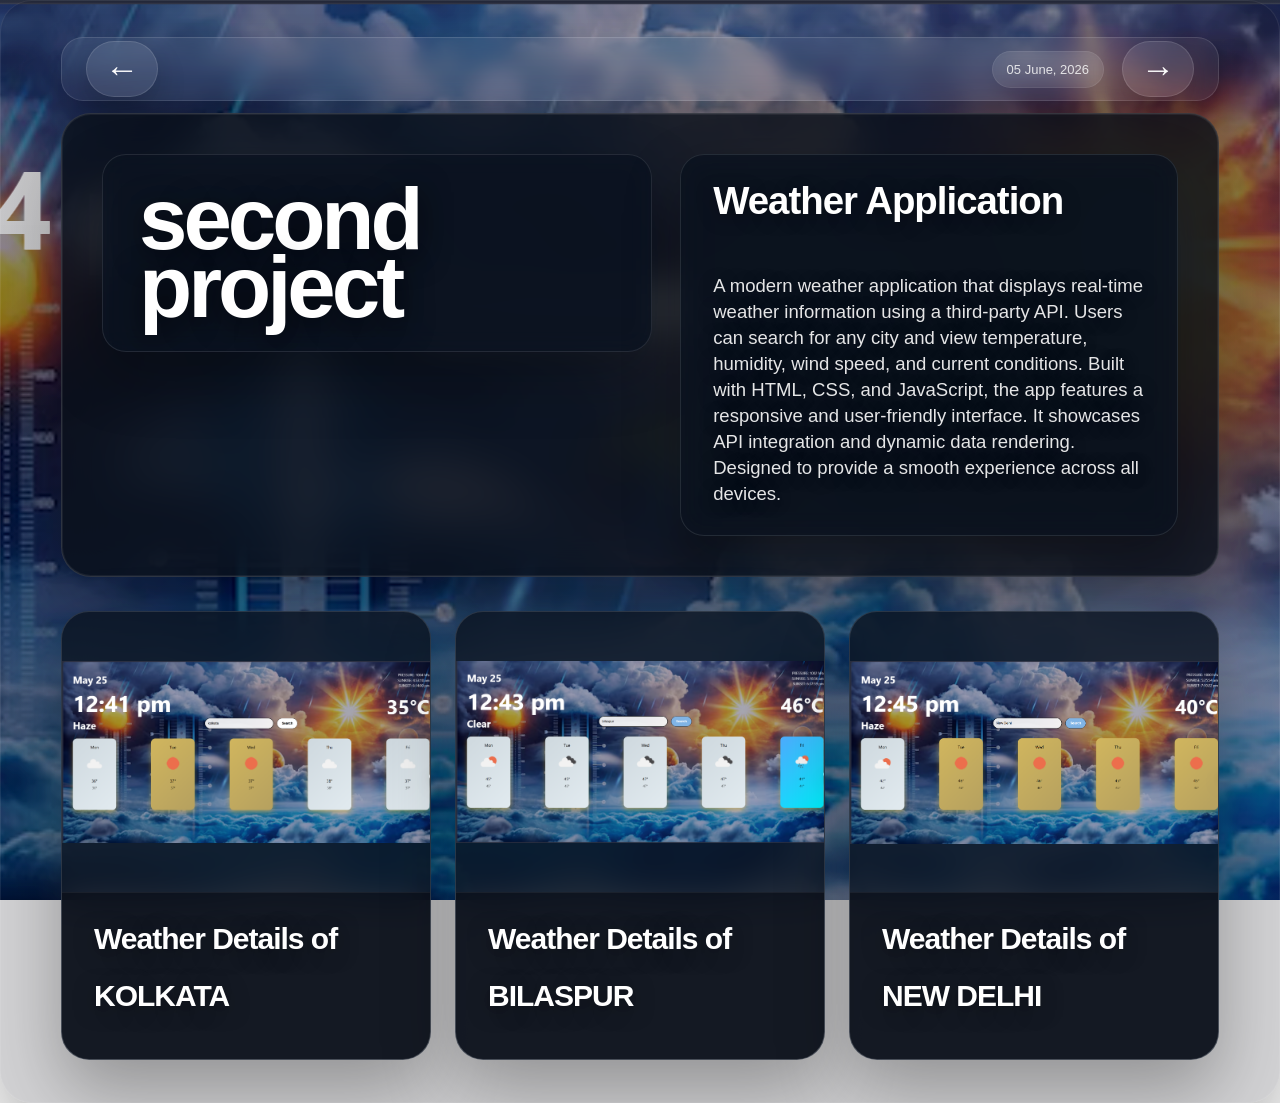
<file: Projects/Project_2/Project2.html>
<!DOCTYPE html>
<html lang="en">
<head>
  <meta charset="UTF-8">
  <meta name="viewport" content="width=device-width, initial-scale=1.0">
  <title>Second Project</title>
  <link rel="icon" href="../../assets/MyLogo.png" type="image/png">
  <link rel="apple-touch-icon" href="../../assets/MyLogo.png">
  <link rel="stylesheet" href="./Project2.css">
</head>
<body>

  <main class="project-page">
    <header class="project-header">
      <a href="../Project_1/Project1.html" class="prev-arrow" aria-label="Previous project">←</a>

      <div class="top-right">
        <span>05 June, 2026</span>
        <a href="../Project_3/Project3.html" class="next-arrow" aria-label="Next project">→</a>
      </div>
    </header>

    <section class="project-top">
      <div class="project-title">
       
        <h1>second<br>project</h1>
      </div>

      <div class="project-summary">
        <h2>Weather Application</h2><br><br>
        <p>
        A modern weather application that displays real-time weather information using a third-party API. Users can search for any city and view temperature, humidity, wind speed, and current conditions. Built with HTML, CSS, and JavaScript, the app features a responsive and user-friendly interface. It showcases API integration and dynamic data rendering. Designed to provide a smooth experience across all devices.
        </p>
      </div>
    </section>

    <section class="project-screenshots">
      <article class="screenshot-card">
        <img src="../../assets/Weather1.png" alt="Project screenshot one">
        <div class="screenshot-content">
          <h3>Weather Details of <br><br> KOLKATA</h3>
        </div>
      </article>

      <article class="screenshot-card">
        <img src="../../assets/Weather2.png" alt="Project screenshot two">
        <div class="screenshot-content">
          <h3>Weather Details of <br><br> BILASPUR</h3>
        </div>
      </article>

      <article class="screenshot-card">
        <img src="../../assets/Weather3.png" alt="Project screenshot three">
        <div class="screenshot-content">
          <h3>Weather Details of <br><br> NEW DELHI</h3>
        </div>
      </article>
    </section>
</main>
</body>
</html>
</file>
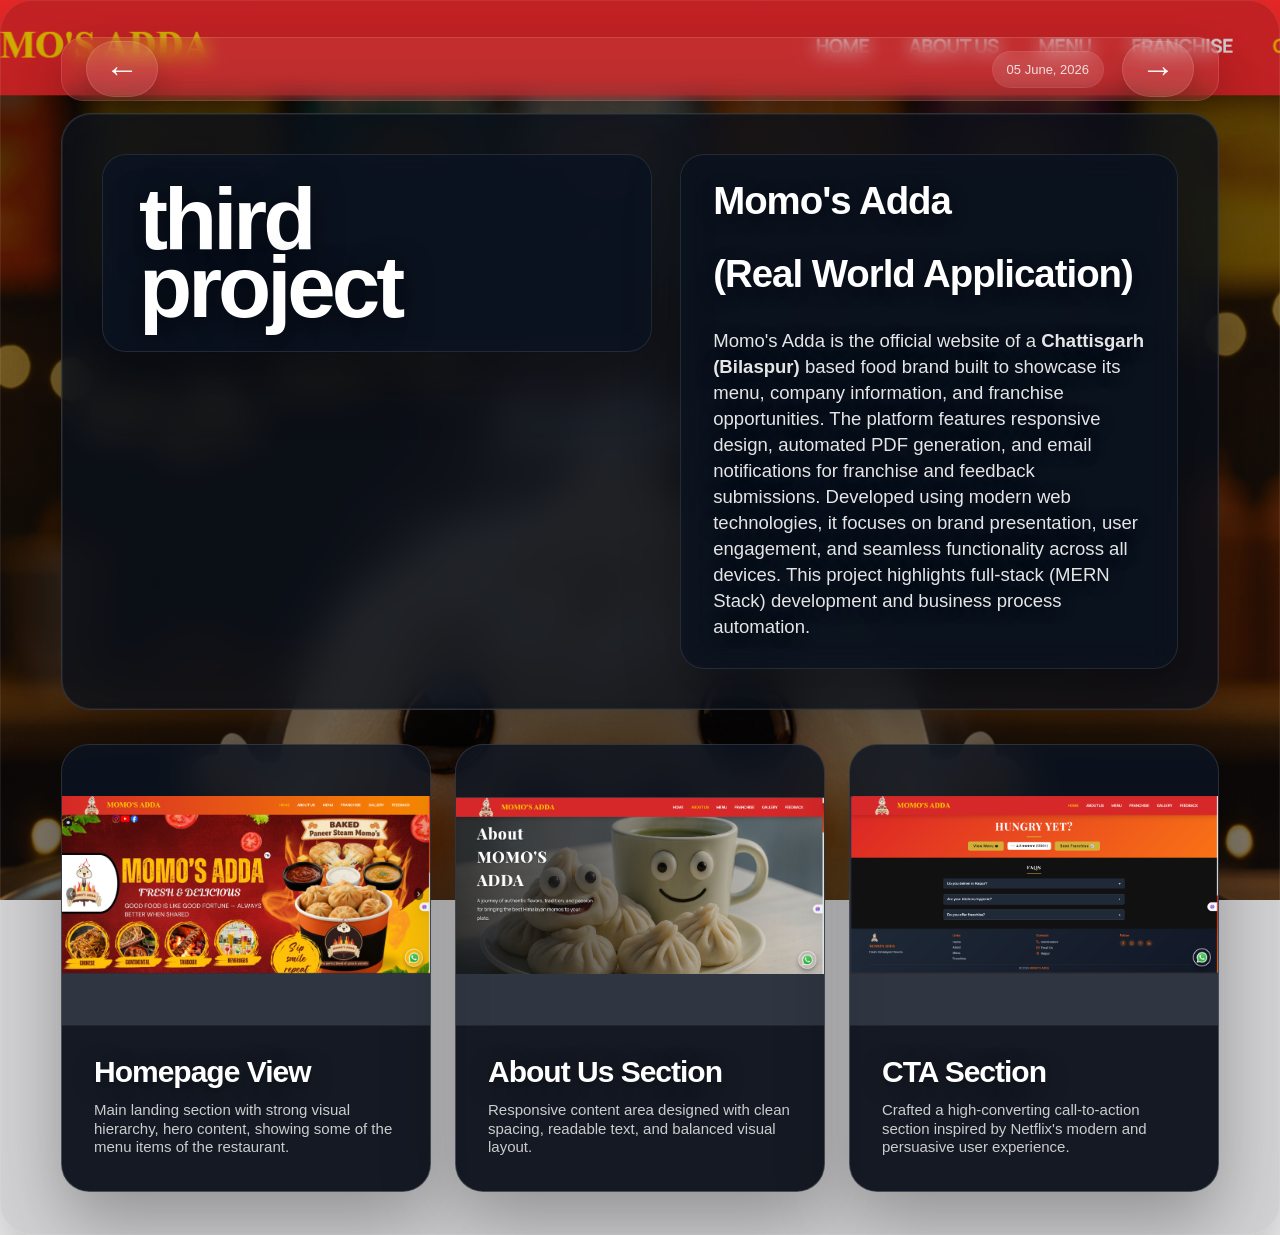
<file: Projects/Project_3/Project3.html>
<!DOCTYPE html>
<html lang="en">
<head>
  <meta charset="UTF-8">
  <meta name="viewport" content="width=device-width, initial-scale=1.0">
  <title>Third Project</title>
  <link rel="icon" href="../../assets/MyLogo.png" type="image/png">
  <link rel="apple-touch-icon" href="../../assets/MyLogo.png">
  <link rel="stylesheet" href="./Project3.css">
</head>
<body>

  <main class="project-page">
    <header class="project-header">
      <a href="../Project_2/Project2.html" class="prev-arrow" aria-label="Previous project">←</a>

      <div class="top-right">
        <span>05 June, 2026</span>
        <a href="../../hobby.html" class="next-arrow" aria-label="Next page">→</a>
      </div>
    </header>

    <section class="project-top">
      <div class="project-title">
       
        <h1>third<br>project</h1>
      </div>

      <div class="project-summary">
        <h2>Momo's Adda  <br><br>(Real World Application)</h2><br>
        <p>
       Momo's Adda is the official website of a <strong>Chattisgarh (Bilaspur)</strong> based food brand built to showcase its menu, company information, and franchise opportunities. The platform features responsive design, automated PDF generation, and email notifications for franchise and feedback submissions. Developed using modern web technologies, it focuses on brand presentation, user engagement, and seamless functionality across all devices. This project highlights full-stack (MERN Stack) development and business process automation.
        </p>
      </div>
    </section>

    <section class="project-screenshots">
      <article class="screenshot-card">
        <img src="../../assets/Project3_2.png" alt="Project screenshot one">
        <div class="screenshot-content">
          <h3>Homepage View</h3>
          <p>
            Main landing section with strong visual hierarchy, hero content,
           showing some of the menu items of the restaurant.
          </p>
        </div>
      </article>

      <article class="screenshot-card">
        <img src="../../assets/Project3_1.png" alt="Project screenshot two">
        <div class="screenshot-content">
          <h3>About Us Section</h3>
          <p>
            Responsive content area designed with clean spacing, readable text,
            and balanced visual layout.
          </p>
        </div>
      </article>

      <article class="screenshot-card">
        <img src="../../assets/Project3_4.png" alt="Project screenshot three">
        <div class="screenshot-content">
          <h3>CTA Section</h3>
          <p>
          Crafted a high-converting call-to-action section inspired by Netflix's modern and persuasive user experience.
          </p>
        </div>
      </article>
    </section>
</main>
</body>
</html>
</file>
<file: styles.css>
* {
  box-sizing: border-box;
}

html,
body {
  width: 100%;
  min-height: 100%;
  margin: 0;
}

body {
  width: 100%;
  height: 100vh;
  min-height: 100svh;
  overflow-x: hidden;
  background: #02020a;
  color: #fff;
  font-family: Arial, Helvetica, sans-serif;
}


.poster {
  position: relative;
  width: 100%;
  height: 100vh;
  min-height: 100svh;
  overflow: hidden;
  background:
    radial-gradient(circle at 77% 29%, rgba(26, 30, 62, 0.55), transparent 18%),
    linear-gradient(180deg, #02020b 0%, #010108 52%, #050508 100%);
}

.panel {
  position: absolute;
  overflow: hidden;
}

.warm-card {
  left: 0;
  top: 0;
  width: 34.8%;
  height: 30.7%;
  background:
    radial-gradient(circle at 14% 10%, rgba(255,255,255,0.4) 0 1px, transparent 2px),
    radial-gradient(circle at 73% 8%, rgba(255,255,255,0.45) 0 1px, transparent 2px),
    linear-gradient(135deg, #e7b98c 0%, #f2d2ad 54%, #e4b184 100%);
}

.warm-name {
  position: absolute;
  left: 9%;
  top: 7%;
  z-index: 5;
  margin: 0;
  color: #2f1714;
  font-family: "Brush Script MT", "Lucida Handwriting", "Segoe Script", cursive;
  font-size: clamp(34px, 5.4vmin, 68px);
  font-style: italic;
  font-weight: 900;
  line-height: 0.9;
  letter-spacing: 0;
  text-shadow: 0 4px 18px rgba(255, 229, 198, 0.45);
}


.warm-actions {
  position: absolute;
  top: 4%;
  right: 4%;
  display: flex;
  gap: 9px;
  color: #777;
  font-size: 7px;
  letter-spacing: 1px;
  text-transform: uppercase;
}

.warm-actions span {
  display: grid;
  place-items: center;
  height: 25px;
  min-width: 25px;
  padding: 0 15px;
  border-radius: 999px;
  background: #fff;
}

.room-lines {
  position: absolute;
  left: 3%;
  bottom: 27%;
  width: 13%;
  height: 48%;
  border-left: 2px solid rgba(150, 93, 55, 0.28);
  border-right: 2px solid rgba(150, 93, 55, 0.2);
  background: repeating-linear-gradient(90deg, transparent 0 13px, rgba(150, 93, 55, 0.22) 14px 16px);
}

.desk {
  position: absolute;
  left: -1%;
  bottom: 9%;
  width: 90%;
  height: 22%;
  border-radius: 50%;
  background: #f0d3ad;
  box-shadow: inset 180px -20px 0 rgba(209, 144, 91, 0.14);
}

.laptop {
  position: absolute;
  left: 7%;
  bottom: 31%;
  width: 13%;
  height: 15%;
  transform: skewY(-9deg) rotate(-8deg);
  background: linear-gradient(145deg, #43251c 0 58%, #d49d75 59% 100%);
  box-shadow: -24px 34px 0 -14px #f2dac0;
}

.mug {
  position: absolute;
  left: 28%;
  bottom: 12%;
  width: 9%;
  height: 14%;
  border-radius: 0 0 14px 14px;
  background: linear-gradient(90deg, #c66a24, #ed9c3b, #9d491b);
}

.mug::after {
  content: "";
  position: absolute;
  right: -18px;
  top: 20%;
  width: 24px;
  height: 23px;
  border: 7px solid #c46a2a;
  border-left: 0;
  border-radius: 0 20px 20px 0;
}

.wall-frame {
  position: absolute;
  right: 18%;
  top: 30%;
  width: 36%;
  height: 45%;
  background: rgba(248, 216, 186, 0.42);
}

.wall-frame span {
  position: absolute;
  inset: 19% 22%;
  border-radius: 50%;
  background:
    radial-gradient(circle, #fff 0 5px, transparent 6px),
    repeating-linear-gradient(90deg, #a95a20 0 5px, #d98531 6px 10px);
  box-shadow: 30px 0 0 -6px #fff, 60px 0 0 -6px #fff;
}

.mouse {
  position: absolute;
  right: 7%;
  bottom: 4%;
  width: 28px;
  height: 43px;
  border: 2px solid rgba(96, 72, 55, 0.25);
  border-radius: 999px;
  background: rgba(255,255,255,0.42);
}

.sketch-card {
  left: 34.8%;
  top: 0;
  width: 36.6%;
  height: 23.4%;
  color: #111;
  background:
    radial-gradient(circle at 70% 43%, #f7f7f7 0 19%, transparent 20%),
    linear-gradient(90deg, #f4f4f4, #d9d9d9 75%, #efefef);
}

.gc,
.hamburger,
.tiny-label,
.small-buttons,
.script {
  position: absolute;
  z-index: 2;
}

.gc {
  left: 1%;
  top: 1%;
  font-weight: 900;
  font-size: 16px;
}

.hamburger {
  right: 1%;
  top: 3%;
  width: 20px;
  height: 10px;
  border-top: 2px solid #111;
  border-bottom: 2px solid #111;
}

.hamburger::after {
  content: "";
  display: block;
  margin-top: 3px;
  border-top: 2px solid #111;
}

.tiny-label {
  left: 14%;
  top: 16%;
  margin: 0;
  font-size: 7px;
  letter-spacing: 5px;
  text-transform: uppercase;
}

.small-buttons {
  left: 14%;
  top: 24%;
  display: flex;
  gap: 8px;
}

.small-buttons span {
  padding: 4px 8px;
  border: 1px solid #111;
  font-size: 8px;
  font-weight: 800;
  text-transform: uppercase;
}

.portrait {
  position: absolute;
  right: 10%;
  bottom: 0;
  width: 29%;
  height: 88%;
  border-radius: 46% 46% 10% 10%;
  border: 3px solid #222;
  background:
    linear-gradient(78deg, transparent 0 48%, #111 49% 51%, transparent 52%),
    linear-gradient(-66deg, transparent 0 47%, #222 48% 50%, transparent 51%),
    radial-gradient(ellipse at 50% 38%, #d8d8d8 0 31%, #111 32% 34%, transparent 35%);
}

.portrait::before {
  content: "";
  position: absolute;
  left: 31%;
  top: 31%;
  width: 38%;
  height: 38%;
  border-radius: 50% 50% 44% 44%;
  border: 2px solid #111;
  background:
    linear-gradient(#111, #111) 50% 48% / 55% 3px no-repeat,
    linear-gradient(#111, #111) 50% 70% / 32% 3px no-repeat;
}

.ear {
  position: absolute;
  top: 29%;
  width: 21px;
  height: 59px;
  border: 4px double #111;
  background: #ddd;
}

.ear-left {
  left: -19px;
  border-radius: 20px 4px 4px 20px;
}

.ear-right {
  right: -19px;
  border-radius: 4px 20px 20px 4px;
}

.face-line {
  position: absolute;
  background: #111;
}

.line-a {
  left: 16%;
  top: 18%;
  width: 70%;
  height: 2px;
  transform: rotate(25deg);
}

.line-b {
  left: 12%;
  top: 58%;
  width: 78%;
  height: 2px;
  transform: rotate(-15deg);
}

.line-c {
  left: 50%;
  top: 11%;
  width: 2px;
  height: 70%;
}

.script {
  left: 2%;
  bottom: 0;
  margin: 0;
  font-family: Georgia, serif;
  font-size: 27px;
  font-weight: 900;
  font-style: italic;
}

.webdesign-card {
  right: 0;
  top: 0;
  width: 43%;
  height: 46.3%;
  background:
    radial-gradient(circle at 65% 43%, rgba(255,255,255,0.15), transparent 20%),
    linear-gradient(180deg, #00000a 0%, #050414 45%, #010109 100%);
}

.webdesign-card h2 {
  position: absolute;
  left: 24%;
  top: 52%;
  z-index: 2;
  margin: 0;
  font-size: clamp(30px, 7.5vmin, 78px);
  line-height: 0.8;
}

.webdesign-card p:not(.contact) {
  position: absolute;
  left: 32%;
  top: 72%;
  z-index: 2;
  margin: 0;
  font-size: 7px;
  font-weight: 900;
  text-transform: uppercase;
}

.webdesign-card > span {
  position: absolute;
  left: 32%;
  top: 82%;
  font-size: 7px;
  font-weight: 900;
  text-transform: uppercase;
}

.contact {
  position: absolute;
  right: 2%;
  top: 32%;
  margin: 0;
  font-size: 6px;
  text-transform: uppercase;
}

.prism {
  position: absolute;
  right: 7%;
  top: 42%;
  width: 28%;
  height: 45%;
  clip-path: polygon(45% 0, 100% 22%, 86% 76%, 30% 100%, 0 45%);
  background:
    linear-gradient(130deg, #e7e3d8 0 24%, #17171f 25% 42%, #f6f2e7 43% 61%, #d46c2a 62% 72%, #111 73% 100%);
  box-shadow: 0 0 55px rgba(255,255,255,0.24);
}

.center-title {
  position: absolute;
  left: 21%;
  top: 34%;
  z-index: 10;
  width: 58%;
  text-align: center;
}

.center-title h1 {
  margin: 0;
  font-size: clamp(64px, 16vmin, 178px);
  line-height: 0.78;
  font-weight: 900;
}

.center-title span {
  font-size: 0.66em;
}

.square-card {
  left: 0;
  top: 56.2%;
  width: 36.8%;
  height: 24.2%;
  background:
    linear-gradient(rgba(0,0,0,0.58), rgba(0,0,0,0.68)),
    radial-gradient(ellipse at 45% 50%, #2c2b24 0 20%, #0d0e0b 38%, #050604 100%);
}

.square-card nav,
.fullstack-card nav {
  position: absolute;
  inset: 3% 3% auto 0;
  display: flex;
  justify-content: space-between;
  color: #ecebe2;
  font-size: 5px;
  text-transform: uppercase;
}

.square-card h2 {
  position: absolute;
  left: 9%;
  top: 34%;
  margin: 0;
  font-family: Georgia, serif;
  font-size: clamp(20px, 4vmin, 43px);
  line-height: 1.16;
  font-weight: 400;
}

.coffee {
  position: absolute;
  left: 43%;
  top: 19%;
  width: 20%;
  height: 63%;
  border-radius: 8px;
  background: linear-gradient(160deg, #10110f, #3b372d);
  opacity: 0.75;
  transform: rotate(22deg);
}

.buttons {
  position: absolute;
  left: 38%;
  bottom: 14%;
  display: flex;
  gap: 14px;
  font-size: 5px;
  text-transform: uppercase;
}

.buttons span {
  padding: 7px 12px;
  border: 1px solid rgba(255,255,255,0.4);
  border-radius: 999px;
}

.fullstack-card {
  right: 0;
  top: 53.6%;
  width: 29.2%;
  height: 18%;
  background:
    radial-gradient(circle at 50% 22%, rgba(255,86,52,0.85) 0 2px, transparent 3px),
    radial-gradient(circle at 67% 12%, rgba(255,86,52,0.75) 0 2px, transparent 3px),
    radial-gradient(circle at 26% 17%, rgba(255,86,52,0.65) 0 2px, transparent 3px),
    linear-gradient(180deg, #080505, #15100e 56%, #070606);
}

.fullstack-card nav {
  inset: 2% 4% auto 5%;
}

.fullstack-card h2 {
  position: absolute;
  right: 7%;
  top: 27%;
  margin: 0;
  text-align: right;
  font-size: clamp(18px, 3.1vmin, 34px);
  line-height: 1.1;
}

.fullstack-card em {
  font-family: Georgia, serif;
  font-size: 0.66em;
  font-weight: 400;
}

.spark {
  position: absolute;
  width: 5px;
  height: 5px;
  border-radius: 50%;
  background: #f35e3e;
  box-shadow: 0 0 14px #f35e3e;
}

.s1 { left: 26%; top: 12%; }
.s2 { left: 80%; top: 22%; }
.s3 { left: 34%; top: 69%; }
.s4 { left: 61%; top: 72%; }

.webflow-card {
  left: 0;
  bottom: 0;
  width: 30.7%;
  height: 19.6%;
  color: #07080a;
  background:
    radial-gradient(circle at 28% 35%, #f4f7fb 0 4px, transparent 5px),
    radial-gradient(circle at 18% 52%, #d7e8ff 0 2px, transparent 3px),
    linear-gradient(180deg, #fafafa 0%, #f6f8fb 100%);
}

.profile {
  position: absolute;
  left: 5%;
  top: 8%;
  font-size: 9px;
  color: #4d5c65;
}

.profile span {
  margin-left: 92px;
}

.webflow-card button {
  position: absolute;
  right: 3%;
  top: 7%;
  padding: 7px 13px;
  border: 1px solid #8fb3ad;
  border-radius: 999px;
  background: #fff;
  font-size: 8px;
  font-weight: 800;
}

.webflow-card h2 {
  position: absolute;
  left: 4%;
  top: 44%;
  margin: 0;
  font-size: clamp(24px, 4vmin, 43px);
  color: #07080a;
}

.braces {
  position: absolute;
  left: 50%;
  top: 21%;
  color: #f36b1c;
  font-size: 52px;
  font-weight: 900;
}

.code-mark {
  position: absolute;
  left: 25%;
  bottom: 7%;
  color: #1bd985;
  font-size: 45px;
  font-weight: 900;
  transform: rotate(12deg);
}

.hash {
  position: absolute;
  right: 18%;
  bottom: 8%;
  color: #3381f6;
  font-size: 55px;
  font-weight: 900;
}

.frontend-card {
  left: 30.7%;
  bottom: 0;
  width: 40%;
  height: 25%;
  background: #0a0b0b;
}

.frontend-card h2 {
  position: absolute;
  left: 5%;
  top: 19%;
  margin: 0;
  font-size: clamp(19px, 3.2vmin, 35px);
  font-weight: 400;
  letter-spacing: 2px;
}

.frontend-card p {
  position: absolute;
  margin: 0;
  text-align: center;
  font-family: "Courier New", monospace;
  font-size: clamp(12px, 2.1vmin, 24px);
  line-height: 1.06;
}

.middle {
  left: 29%;
  top: 42%;
}

.lower {
  right: 9%;
  bottom: 8%;
}

.wire {
  position: absolute;
  width: 16%;
  aspect-ratio: 1;
  border: 1px solid rgba(40, 137, 88, 0.65);
  transform: rotate(22deg);
}

.wire::before,
.wire::after {
  content: "";
  position: absolute;
  inset: 14%;
  border-top: 1px solid rgba(40, 137, 88, 0.55);
  border-left: 1px solid rgba(40, 137, 88, 0.45);
  transform: rotate(38deg);
}

.wire::after {
  inset: 32%;
  transform: rotate(-31deg);
}

.wire-left {
  left: 10%;
  bottom: 12%;
}

.wire-right {
  right: 13%;
  top: 19%;
  width: 21%;
}

.kaizen-card {
  right: 0;
  bottom: 0;
  width: 31.4%;
  height: 28.4%;
  background:
    linear-gradient(180deg, rgba(200,245,227,0.4) 0 15%, transparent 16%),
    linear-gradient(180deg, #abd8ca 0%, #c8eade 48%, #91c8b3 100%);
}

.kaizen-card::before {
  content: "";
  position: absolute;
  left: -5%;
  top: 8%;
  width: 120%;
  height: 17%;
  background: #d7f4e8;
  clip-path: polygon(0 14%, 18% 28%, 43% 17%, 68% 34%, 100% 16%, 100% 55%, 0 52%);
  opacity: 0.8;
}

.hills {
  position: absolute;
  left: 25%;
  bottom: 22%;
  width: 48%;
  height: 38%;
  border-radius: 50% 50% 20% 20%;
  background:
    radial-gradient(circle at 50% 13%, #d8efc6 0 8%, transparent 9%),
    linear-gradient(155deg, #d7e78c 0 42%, #7ed924 43% 61%, #eff5cd 62% 100%);
  clip-path: polygon(44% 0, 60% 26%, 100% 58%, 93% 100%, 3% 88%, 0 58%);
}

.kaizen-card h2 {
  position: absolute;
  left: 35%;
  bottom: 27%;
  margin: 0;
  font-size: clamp(34px, 6vmin, 67px);
  line-height: 0.8;
  font-weight: 900;
}

.kaizen-card p {
  position: absolute;
  left: 37%;
  bottom: 23%;
  margin: 0;
  font-size: 6px;
  text-transform: uppercase;
}

@media (min-width: 1500px) and (orientation: landscape) {
  .center-title {
    left: 18%;
    top: 36%;
    width: 62%;
  }

  .center-title h1 {
    font-size: clamp(98px, 15.5vmin, 158px);
  }

  .webdesign-card h2 {
    font-size: clamp(45px, 7.2vmin, 70px);
  }

  .square-card h2 {
    font-size: clamp(26px, 3.6vmin, 42px);
  }

  .fullstack-card h2 {
    font-size: clamp(24px, 2.9vmin, 32px);
  }
}

@media (max-width: 1199px) and (orientation: landscape) {
  .center-title {
    left: 16%;
    top: 35%;
    width: 68%;
  }

  .center-title h1 {
    font-size: clamp(62px, 15vmin, 122px);
  }

  .webdesign-card h2 {
    left: 16%;
    font-size: clamp(32px, 7vmin, 62px);
  }

  .script {
    font-size: clamp(18px, 3.4vmin, 27px);
  }

  .square-card h2 {
    font-size: clamp(18px, 3.5vmin, 34px);
  }

  .webflow-card h2 {
    font-size: clamp(22px, 3.8vmin, 34px);
  }
}

@media (max-width: 900px) and (orientation: portrait) {
  .warm-card {
    width: 58%;
    height: 23%;
  }

  .sketch-card {
    left: 58%;
    width: 42%;
    height: 23%;
  }

  .webdesign-card {
    left: 0;
    right: auto;
    top: 23%;
    width: 100%;
    height: 25%;
  }

  .webdesign-card h2 {
    left: 40%;
    top: 38%;
    font-size: clamp(32px, 9vw, 70px);
  }

  .webdesign-card p:not(.contact),
  .webdesign-card > span {
    left: 44%;
  }

  .prism {
    right: 10%;
    top: 24%;
    width: 18%;
    height: 52%;
  }

  .center-title {
    left: 5%;
    top: 40%;
    width: 90%;
  }

  .center-title h1 {
    font-size: clamp(54px, 18vw, 126px);
  }

  .square-card {
    top: 56%;
    width: 54%;
    height: 19%;
  }

  .fullstack-card {
    top: 56%;
    width: 46%;
    height: 19%;
  }

  .webflow-card {
    width: 50%;
    height: 25%;
  }

  .frontend-card {
    left: 50%;
    width: 50%;
    height: 25%;
  }

  .kaizen-card {
    width: 50%;
    height: 25%;
  }

  .webflow-card h2,
  .frontend-card h2,
  .fullstack-card h2,
  .kaizen-card h2 {
    font-size: clamp(22px, 6vw, 44px);
  }

  .square-card h2 {
    font-size: clamp(20px, 5.6vw, 40px);
  }
}

@media (max-width: 560px) and (orientation: portrait) {
  .warm-card {
    width: 100%;
    height: 20%;
  }

  .sketch-card {
    left: 0;
    top: 20%;
    width: 100%;
    height: 18%;
  }

  .webdesign-card {
    top: 38%;
    height: 20%;
  }

  .webdesign-card h2 {
    left: 9%;
    top: 38%;
    font-size: clamp(34px, 12vw, 58px);
  }

  .webdesign-card p:not(.contact),
  .webdesign-card > span {
    left: 11%;
  }

  .center-title {
    top: 52%;
  }

  .center-title h1 {
    font-size: clamp(44px, 18vw, 84px);
  }

  .square-card {
    top: 66%;
    width: 100%;
    height: 15%;
  }

  .fullstack-card {
    top: 81%;
    left: 0;
    right: auto;
    width: 50%;
    height: 19%;
  }

  .webflow-card {
    display: none;
  }

  .frontend-card {
    left: 50%;
    width: 50%;
    height: 19%;
  }

  .kaizen-card {
    display: none;
  }

  .profile span,
  .buttons,
  .tiny-label,
  .small-buttons {
    display: none;
  }
}

.portfolio-hero {
  width: 100%;
  min-height: 100vh;
  position: relative;
  display: flex;
  color: #fff;
  font-family: Arial, Helvetica, sans-serif;
  background:
    linear-gradient(rgba(0, 0, 0, 0.72), rgba(0, 0, 0, 0.72)),
    url("assets/PortfolioBG.png") center center / cover no-repeat;
}

.portfolio-sidebar {
  width: 255px;
  min-height: 100vh;
  background: rgba(12, 12, 12, 0.92);
  display: flex;
  flex-direction: column;
  align-items: center;
  padding: 32px 20px 24px;
  position: relative;
  z-index: 2;
}

.profile-box {
  text-align: center;
}

.sidebar-profile-img {
  display: block;
  width: 130px;
  height: 130px;
  min-width: 130px;
  min-height: 130px;
  border-radius: 50%;
  object-fit: cover;
  object-position: center;
  border: 3px solid #fff;
}

.profile-box h3 {
  margin-top: 18px;
  font-size: 17px;
  font-weight: 700;
  color: #ff3f8f;
}

.social-links {
  margin-top: 17px;
  display: flex;
  gap: 13px;
  justify-content: center;
}

.social-links a {
  display: inline-flex;
  align-items: center;
  justify-content: center;
  width: 40px;
  height: 40px;
  color: #aaa;
  text-decoration: none;
  border: 1px solid rgba(255, 255, 255, 0.18);
  border-radius: 50%;
  transition: all 0.25s ease;
}

.social-links a:hover {
  color: #ff3f8f;
  border-color: #ff3f8f;
  background: rgba(255, 63, 143, 0.1);
}

.social-links a svg {
  width: 18px;
  height: 18px;
}

.sidebar-menu {
  margin-top: 55px;
  display: flex;
  flex-direction: column;
  gap: 16px;
  text-align: center;
}

.sidebar-menu a {
  color: #aaa;
  text-decoration: none;
  text-transform: uppercase;
  font-size: 11px;
  letter-spacing: 0.8px;
}

.sidebar-menu a:hover,
.sidebar-menu a.active {
  color: #ff3f8f;
}

.copyright {
  margin-top: auto;
  color: #777;
  font-size: 10px;
}

.hero-content {
  flex: 1;
  min-height: 100vh;
  display: flex;
  flex-direction: column;
  align-items: center;
  justify-content: center;
  text-align: center;
  padding: 40px;
  position: relative;
  z-index: 1;
}

.hero-profile-img {
  display: block;
  width: 150px;
  height: 150px;
  min-width: 150px;
  min-height: 150px;
  border-radius: 50%;
  object-fit: cover;
  object-position: center;
  border: 4px solid #fff;
  margin-bottom: 0;
  transform: translateY(-95px);
}

.hero-content h1 {
  margin-top: 40px;
  font-size: 52px;
  line-height: 1.1;
  font-weight: 800;
}

.hero-content h1 span {
  color: #ff3f8f;
  text-transform: uppercase;
}

.hero-line {
  width: 20px;
  height: 3px;
  background: #fff;
  margin: 18px 0 28px;
}

.hero-buttons {
  display: flex;
  gap: 18px;
  justify-content: center;
  align-items: center;
}

.btn {
  display: inline-flex;
  align-items: center;
  justify-content: center;
  min-width: 125px;
  height: 45px;
  text-decoration: none;
  font-size: 12px;
  font-weight: 700;
}

.primary-btn {
  background: #ff3f8f;
  color: #fff;
  border: 2px solid #ff3f8f;
}

.outline-btn {
  background: transparent;
  color: #fff;
  border: 2px solid #fff;
}

@media (max-width: 900px) {
  .portfolio-hero {
    flex-direction: column;
  }

  .portfolio-sidebar {
    width: 100%;
    min-height: auto;
    padding: 22px 18px;
  }

  .sidebar-menu {
    margin-top: 25px;
    flex-direction: row;
    flex-wrap: wrap;
    justify-content: center;
    gap: 14px 20px;
  }

  .copyright {
    margin-top: 24px;
  }

  .hero-content {
    min-height: calc(100vh - 260px);
  }

  .hero-content h1 {
    font-size: 42px;
  }
}

@media (max-width: 520px) {
  .portfolio-sidebar {
    padding: 20px 14px;
  }

  .sidebar-profile-img {
    width: 92px;
    height: 92px;
    min-width: 92px;
    min-height: 92px;
  }

  .hero-profile-img {
    width: 95px;
    height: 95px;
    min-width: 95px;
    min-height: 95px;
    transform: translateY(-45px);
  }

  .hero-content {
    padding: 35px 18px;
  }

  .hero-content h1 {
    margin-top: -20px;
    font-size: 34px;
  }

  .hero-buttons {
    flex-direction: column;
    gap: 12px;
  }

  .btn {
    width: 165px;
  }
}
</file>
<file: about.css>
* {
  margin: 0;
  padding: 0;
  box-sizing: border-box;
}

body {
  color: #fff;
  font-family: Arial, Helvetica, sans-serif;
  background: #06111d;
  overflow-x: hidden;
}

body::before {
  content: "";
  position: fixed;
  inset: 0;
  background: url("assets/AboutMe.png") center / cover no-repeat;
  opacity: 0.55;
  z-index: -2;
}

body::after {
  content: "";
  position: fixed;
  inset: 0;
  background: rgba(2, 8, 18, 0.58);
  z-index: -1;
}

.about-page {
  width: 100%;
  min-height: 100vh;
  padding: 28px 72px 28px;
}

.about-header {
  display: flex;
  align-items: center;
  justify-content: space-between;
  margin-bottom: 24px;
}

.home-link {
  color: #fff;
  font-size: 17px;
  font-weight: 700;
  text-decoration: none;
  border-bottom: 2px solid #fff;
}

.top-right {
  display: flex;
  align-items: center;
  gap: 28px;
  font-size: 15px;
  font-weight: 800;
}

.next-arrow {
  color: #d28a32;
  text-decoration: none;
  font-size: 42px;
  line-height: 1;
}

.about-content {
  display: grid;
  grid-template-columns: minmax(420px, 1fr) minmax(480px, 620px);
  gap: 54px;
  align-items: start;
}


.about-text {
  max-width: 820px;
}

.about-text h1 {
  margin-bottom: 20px;
  font-size: clamp(64px, 7.2vw, 112px);
  line-height: 0.82;
  font-weight: 900;
  letter-spacing: -5px;
  text-transform: lowercase;
}


.about-text h2 {
  margin-bottom: 18px;
  font-size: clamp(38px, 4vw, 62px);
  line-height: 0.9;
  font-weight: 900;
}
.about-text p {
  max-width: 760px;
  margin-bottom: 12px;
  color: #f4f7fb;
  font-size: clamp(18px, 1.4vw, 22px);
  font-weight: 500;
  line-height: 1.22;
}

.about-photo-panel {
  width: 100%;
  height: min(54vh, 500px);
  min-height: 360px;
  display: flex;
  align-items: center;
  justify-content: center;
  padding: 10px;
  overflow: hidden;
  background: rgba(255, 255, 255, 0.06);
  border: 1px solid rgba(255, 255, 255, 0.25);
  box-shadow: 0 28px 80px rgba(0, 0, 0, 0.45);
  transform: translateY(180px);
}

.about-photo-panel img {
  width: 100%;
  height: 100%;
  display: block;
  object-fit: contain;
  object-position: center bottom;
}
@media (max-width: 1100px) {
  .about-page {
    padding: 42px 34px;
  }

  .about-content {
    grid-template-columns: 1fr;
    gap: 40px;
  }

  .about-photo-panel {
    height: 560px;
    max-width: 720px;
  }
}

@media (max-width: 650px) {
  .about-page {
    padding: 28px 20px;
  }

  .about-header {
    margin-bottom: 42px;
  }

  .top-right {
    gap: 14px;
    font-size: 12px;
  }

  .next-arrow {
    font-size: 30px;
  }

  .about-text h1 {
    font-size: 56px;
    letter-spacing: -3px;
  }

  .about-text h2 {
    font-size: 40px;
  }

  .about-text p {
    font-size: 15px;
    line-height: 1.35;
  }

  .about-photo-panel {
    height: 430px;
    min-height: 0;
  }
}
</file>
<file: contact.css>
:root {
  --black: #030303;
  --navy: #06152c;
  --blue: #3f8cff;
  --blue-soft: #9fc6ff;
  --pink: #ff4fd8;
  --pink-soft: #ffb4ec;
  --white: #f7f2e7;
  --muted: rgba(230, 238, 255, 0.68);
  --glass: rgba(80, 130, 255, 0.07);
  --border: rgba(255, 79, 216, 0.34);
}

* {
  box-sizing: border-box;
}

html,
body {
  width: 100%;
  min-height: 100%;
  margin: 0;
}

body {
  min-height: 100vh;
  overflow-x: hidden;
  background: var(--black);
  color: var(--white);
  font-family: "Helvetica Neue", Arial, sans-serif;
}

a {
  color: inherit;
  text-decoration: none;
}

.contact-finale {
  position: relative;
  min-height: 100vh;
  padding: clamp(28px, 4vw, 58px);
  overflow: hidden;
  display: grid;
  place-items: center;
  background:
    radial-gradient(circle at 50% 12%, rgba(255, 79, 216, 0.18), transparent 25%),
    radial-gradient(circle at 16% 72%, rgba(63, 140, 255, 0.58), transparent 28%),
    radial-gradient(circle at 82% 68%, rgba(255, 79, 216, 0.17), transparent 30%),
    linear-gradient(135deg, #020205 0%, #06152c 43%, #04040b 100%);
}

.contact-finale::before {
  content: "";
  position: absolute;
  inset: 0;
  background:
    radial-gradient(circle at 12% 18%, rgba(255, 255, 255, 0.07) 0 1px, transparent 1px),
    radial-gradient(circle at 71% 32%, rgba(255, 79, 216, 0.08) 0 1px, transparent 1px),
    radial-gradient(circle at 38% 74%, rgba(159, 198, 255, 0.07) 0 1px, transparent 1px);
  background-size: 29px 29px, 43px 43px, 37px 37px;
  opacity: 0.5;
  pointer-events: none;
}

.contact-finale::after {
  content: "";
  position: absolute;
  inset: -18%;
  background:
    linear-gradient(104deg, transparent 18%, rgba(63, 140, 255, 0.13) 39%, rgba(255, 79, 216, 0.12) 51%, transparent 64%),
    radial-gradient(circle at 50% 50%, transparent 0 45%, rgba(0, 0, 0, 0.64) 100%);
  transform: rotate(-8deg);
  pointer-events: none;
}

.prev-arrow,
.next-arrow {
  position: fixed;
  top: clamp(22px, 3vw, 46px);
  z-index: 5;
  width: 54px;
  height: 54px;
  display: grid;
  place-items: center;
  border: 1px solid rgba(255, 79, 216, 0.72);
  border-radius: 50%;
  color: var(--pink-soft);
  background: rgba(5, 14, 35, 0.42);
  box-shadow: 0 0 26px rgba(255, 79, 216, 0.16), inset 0 0 18px rgba(159, 198, 255, 0.06);
  backdrop-filter: blur(18px);
  font-size: 28px;
  line-height: 1;
  transition: transform 420ms cubic-bezier(0.19, 1, 0.22, 1), box-shadow 420ms ease, border-color 420ms ease;
}

.prev-arrow {
  left: clamp(22px, 3vw, 46px);
}

.next-arrow {
  right: clamp(22px, 3vw, 46px);
}

.prev-arrow:hover {
  transform: translateX(-5px);
  border-color: var(--blue-soft);
  box-shadow: 0 0 42px rgba(255, 79, 216, 0.3), 0 0 30px rgba(63, 140, 255, 0.18), inset 0 0 22px rgba(159, 198, 255, 0.08);
}

.next-arrow:hover {
  transform: translateX(5px);
  border-color: var(--blue-soft);
  box-shadow: 0 0 42px rgba(255, 79, 216, 0.3), 0 0 30px rgba(63, 140, 255, 0.18), inset 0 0 22px rgba(159, 198, 255, 0.08);
}

.finale-content {
  position: relative;
  z-index: 2;
  width: min(1120px, 100%);
  display: flex;
  flex-direction: column;
  align-items: center;
  text-align: center;
  padding: 24px 0 10px;
}

.profile-orbit {
  width: clamp(138px, 11vw, 194px);
  aspect-ratio: 1;
  display: grid;
  place-items: center;
  border-radius: 50%;
  background:
    linear-gradient(135deg, rgba(255, 79, 216, 0.88), rgba(63, 140, 255, 0.72)),
    radial-gradient(circle, rgba(255, 79, 216, 0.24), transparent 63%);
  box-shadow: 0 0 58px rgba(255, 79, 216, 0.22), 0 0 44px rgba(63, 140, 255, 0.16), 0 30px 80px rgba(0, 0, 0, 0.58);
  animation: riseIn 900ms ease both;
}

.profile-frame {
  width: calc(100% - 14px);
  aspect-ratio: 1;
  display: grid;
  place-items: center;
  border: 1px solid rgba(255, 255, 255, 0.24);
  border-radius: 50%;
  background: rgba(0, 0, 0, 0.24);
}

.profile-image {
  width: calc(100% - 18px);
  aspect-ratio: 1;
  position: relative;
  display: grid;
  place-items: center;
  overflow: hidden;
  border: 1px solid rgba(255, 79, 216, 0.58);
  border-radius: 50%;
  background:
    radial-gradient(circle at 50% 35%, rgba(247, 242, 231, 0.19), transparent 21%),
    linear-gradient(145deg, #0e244a, #050506 52%, #7a1c73);
}

.photo-slot,
.profile-image img {
  display: block;
  width: 100%;
  height: 100%;
  border-radius: 50%;
}

.photo-slot {
  background:
    radial-gradient(circle at 50% 34%, rgba(255, 180, 236, 0.24), transparent 18%),
    linear-gradient(145deg, rgba(63, 140, 255, 0.22), rgba(0, 0, 0, 0.18) 42%, rgba(255, 79, 216, 0.24));
}

.profile-image img {
  object-fit: cover;
  object-position: center 15%;
}

.thank-you {
  display: flex;
  justify-content: center;
  gap: clamp(14px, 2.2vw, 34px);
  margin: 0 0 0;
  overflow: visible;
  padding: 0 clamp(34px, 6vw, 108px) 0;
  font-family: "Bickham Script Pro", "Edwardian Script ITC", "Kunstler Script", "Monotype Corsiva", cursive;
  font-size: clamp(46px, 5.8vw, 92px);
  font-style: italic;
  font-weight: 400;
  letter-spacing: 0.02em;
  line-height: 1.45;
  text-transform: none;
}

.thank,
.you {
  display: block;
  padding: 0.08em 0.2em 0.16em;
  background: linear-gradient(104deg, var(--pink-soft), var(--pink), var(--blue-soft), var(--blue));
  -webkit-background-clip: text;
  background-clip: text;
  color: transparent;
}

.thank {
  animation: enterFromLeft 2.35s cubic-bezier(0.16, 1, 0.3, 1) 180ms both;
}

.you {
  animation: enterFromRight 2.35s cubic-bezier(0.16, 1, 0.3, 1) 180ms both;
}

.signature {
  display: flex;
  justify-content: center;
  gap: clamp(10px, 1.6vw, 24px);
  margin: -42px 0 0;
  overflow: visible;
  padding: 0 clamp(34px, 6vw, 108px) 78px;
  font-family: "Bickham Script Pro", "Edwardian Script ITC", "Kunstler Script", "Monotype Corsiva", cursive;
  font-size: clamp(58px, 7.5vw, 132px);
  font-weight: 400;
  line-height: 1.42;
}

.first-name,
.last-name {
  display: block;
  padding: 0.08em 0.2em 0.28em;
  background: linear-gradient(110deg, #ffffff, var(--pink-soft), var(--pink), var(--blue-soft));
  -webkit-background-clip: text;
  background-clip: text;
  color: transparent;
  filter: drop-shadow(0 0 24px rgba(255, 79, 216, 0.18));
}

.first-name {
  animation: enterFromLeft 2.25s cubic-bezier(0.16, 1, 0.3, 1) 1s both;
}

.last-name {
  animation: enterFromRight 2.25s cubic-bezier(0.16, 1, 0.3, 1) 1s both;
}

.roles {
  display: flex;
  flex-wrap: wrap;
  justify-content: center;
  gap: 10px 14px;
  margin: -34px 0 0;
  color: rgba(247, 242, 231, 0.78);
  font-size: clamp(12px, 1vw, 15px);
  letter-spacing: 0.22em;
  text-transform: uppercase;
  animation: revealSoft 1s ease 2s both;
}

.roles span {
  padding: 0 14px;
  border-right: 1px solid rgba(255, 79, 216, 0.32);
}

.roles span:last-child {
  border-right: 0;
}

.contact-grid {
  width: min(980px, 100%);
  display: grid;
  grid-template-columns: repeat(3, 1fr);
  gap: 18px;
  margin: clamp(28px, 4vw, 54px) auto 0;
  animation: revealSoft 1s ease 2.25s both;
}

.contact-card {
  position: relative;
  min-height: 128px;
  padding: 25px 24px;
  display: flex;
  flex-direction: column;
  justify-content: space-between;
  gap: 16px;
  overflow: hidden;
  border: 1px solid var(--border);
  border-radius: 8px;
  background:
    linear-gradient(145deg, rgba(255, 255, 255, 0.08), rgba(255, 255, 255, 0.025)),
    rgba(5, 14, 35, 0.62);
  box-shadow: 0 24px 60px rgba(0, 0, 0, 0.36), inset 0 1px 0 rgba(255, 255, 255, 0.11);
  backdrop-filter: blur(18px);
  transition: transform 420ms cubic-bezier(0.19, 1, 0.22, 1), border-color 420ms ease, box-shadow 420ms ease;
}

.card-icon {
  position: relative;
  z-index: 1;
  width: 34px;
  height: 34px;
  object-fit: contain;
  filter: drop-shadow(0 0 14px rgba(255, 79, 216, 0.2));
}

.contact-card::before {
  content: "";
  position: absolute;
  inset: 0;
  background: linear-gradient(115deg, transparent 0 25%, rgba(255, 255, 255, 0.1) 45%, transparent 62%);
  transform: translateX(-130%);
  transition: transform 650ms cubic-bezier(0.19, 1, 0.22, 1);
}

.contact-card:hover {
  transform: translateY(-8px) scale(1.015);
  border-color: rgba(255, 79, 216, 0.86);
  box-shadow: 0 32px 86px rgba(0, 0, 0, 0.52), 0 0 36px rgba(255, 79, 216, 0.2), 0 0 28px rgba(63, 140, 255, 0.16);
}

.contact-card:hover::before {
  transform: translateX(130%);
}

.card-label {
  color: var(--pink-soft);
  font-size: 12px;
  font-weight: 700;
  letter-spacing: 0.34em;
  text-transform: uppercase;
}

.contact-card strong {
  position: relative;
  z-index: 1;
  color: rgba(247, 242, 231, 0.88);
  font-size: clamp(14px, 1.08vw, 17px);
  font-weight: 400;
  line-height: 1.35;
  overflow-wrap: anywhere;
}

.closing {
  margin: clamp(30px, 4vw, 52px) 0 0;
  animation: revealSoft 1s ease 2.45s both;
}

.closing p {
  margin: 0;
  font-family: Didot, "Bodoni 72", Georgia, serif;
  font-size: clamp(27px, 3.3vw, 58px);
  line-height: 1;
  background: linear-gradient(105deg, var(--white), var(--pink-soft), var(--pink), var(--blue-soft));
  -webkit-background-clip: text;
  background-clip: text;
  color: transparent;
}

.closing span {
  display: block;
  margin-top: 14px;
  color: var(--muted);
  font-size: clamp(11px, 0.95vw, 14px);
  font-weight: 700;
  letter-spacing: 0.28em;
  text-transform: uppercase;
}

@keyframes enterFromLeft {
  from {
    opacity: 0;
    transform: translateX(-140vw) skewX(-10deg);
  }

  62% {
    opacity: 1;
    transform: translateX(18px) skewX(-2deg);
  }

  to {
    opacity: 1;
    transform: translateX(0) skewX(0);
  }
}

@keyframes enterFromRight {
  from {
    opacity: 0;
    transform: translateX(140vw) skewX(10deg);
  }

  62% {
    opacity: 1;
    transform: translateX(-18px) skewX(2deg);
  }

  to {
    opacity: 1;
    transform: translateX(0) skewX(0);
  }
}

@keyframes riseIn {
  from {
    opacity: 0;
    transform: translateY(18px) scale(0.94);
  }

  to {
    opacity: 1;
    transform: translateY(0) scale(1);
  }
}

@keyframes revealSoft {
  from {
    opacity: 0;
    transform: translateY(18px);
  }

  to {
    opacity: 1;
    transform: translateY(0);
  }
}

@media (max-width: 1024px) {
  .contact-finale {
    min-height: auto;
    padding: 96px 34px 48px;
  }

  .contact-grid {
    grid-template-columns: repeat(2, 1fr);
  }
}

@media (max-width: 768px) {
  .roles {
    flex-direction: column;
    gap: 10px;
    letter-spacing: 0.18em;
  }

  .roles span {
    border-right: 0;
  }

  .contact-grid {
    grid-template-columns: 1fr;
  }
}

@media (max-width: 480px) {
  .contact-finale {
    padding: 88px 18px 36px;
  }

  .prev-arrow,
  .next-arrow {
    width: 46px;
    height: 46px;
    font-size: 24px;
  }

  .thank-you,
  .signature {
    gap: 8px;
  }

  .contact-card {
    min-height: 112px;
    padding: 22px 20px;
  }
}
</file>
<file: education.css>
* {
  margin: 0;
  padding: 0;
  box-sizing: border-box;
}

body {
  position: relative;
  color: #f8efe3;
  font-family: Arial, Helvetica, sans-serif;
  background: #101010;
  overflow-x: hidden;
}

body::before {
  content: "";
  position: fixed;
  inset: 0;
  background: url("assets/UMGHS_BG.jpg") center / cover no-repeat;
  opacity: 0.72;
  z-index: -2;
}

body::after {
  content: "";
  position: fixed;
  inset: 0;
  background:
    linear-gradient(
      90deg,
      rgba(0, 0, 0, 0.72) 10%,
      rgba(0, 0, 0, 0.48) 40%,
      rgba(0, 0, 0, 0.68) 90%
    ),
    radial-gradient(circle at 22% 14%, rgba(255, 255, 255, 0.16), transparent 32%);
  z-index: -1;
}

.logo {
  position: relative;
  z-index: 10;
  color: #f8efe3;
  font-weight: 700;
  text-decoration: none;
  border-bottom: 1px solid rgba(248, 239, 227, 0.75);
  cursor: pointer;
}

.education-page {
  width: 100%;
  min-height: 100vh;
  padding: 0 75px 52px;
  display: flex;
  flex-direction: column;
}

.education-header {
  display: flex;
  align-items: center;
  justify-content: space-between;
  height: 42px;
  margin-bottom: 0;
}

.education-header h4 {
  font-size: 16px;
  font-weight: 800;
}

.top-right {
  display: flex;
  align-items: center;
  gap: 22px;
  color: #f8efe3;
  font-size: 13px;
  font-weight: 700;
}

.next-arrow {
  color: #f5b35f;
  text-decoration: none;
  font-size: 42px;
  line-height: 1;
  transition: transform 0.3s ease;
}

.next-arrow:hover {
  transform: translateX(8px);
}

.prev-arrow {
  color: #f5b35f;
  text-decoration: none;
  font-size: 42px;
  line-height: 1;
  transition: transform 0.3s ease;
}

.prev-arrow:hover {
  transform: translateX(-8px);
}

.education-intro {
  width: 100%;
  max-width: none;
  margin-top: 0;
  margin-bottom: 42px;
}

.education-intro h1 {
  margin-top: 0;
  margin-bottom: 22px;
  color: #fff8ef;
  font-size: clamp(56px, 8vw, 118px);
  line-height: 0.82;
  font-weight: 900;
  letter-spacing: -5px;
  text-transform: lowercase;
  text-shadow: 0 14px 45px rgba(0, 0, 0, 0.55);
}

.education-intro p {
  width: 100%;
  max-width: none;
  color: #f2e9dd;
  font-size: 22px;
  line-height: 1.35;
  text-align: justify;
  text-shadow: 0 2px 18px rgba(0, 0, 0, 0.7);
}

.education-cards {
  display: grid;
  grid-template-columns: repeat(3, 1fr);
  gap: 50px;
  margin-top: 10px;
}

.edu-card {
  overflow: hidden;
  background: rgba(255, 250, 243, 0.88);
  border: 1px solid rgba(255, 236, 210, 0.42);
  box-shadow: 0 28px 80px rgba(0, 0, 0, 0.34);
  backdrop-filter: blur(10px);
  transition: transform 0.3s ease, box-shadow 0.3s ease;
}

.edu-card:hover {
  transform: translateY(-8px);
  box-shadow: 0 34px 90px rgba(0, 0, 0, 0.42);
}

.edu-card-img {
  width: 100%;
  height: 240px;
  display: block;
  object-fit: contain;
  object-position: center;
  background: rgba(255, 255, 255, 0.72);
}

.edu-card-body {
  padding: 24px 26px 28px;
}

.edu-card-body h3 {
  margin-bottom: 14px;
  color: #16110d;
  font-size: 28px;
  line-height: 1;
  font-weight: 900;
  letter-spacing: 0.5px;
  text-transform: uppercase;
}

.edu-card-body p {
  color: #2d241c;
  font-size: 15px;
  line-height: 1.35;
}

@media (max-width: 1050px) {
  .education-page {
    padding: 24px 35px 45px;
  }

  .education-cards {
    grid-template-columns: repeat(2, 1fr);
  }

  .education-intro h1 {
    letter-spacing: -3px;
  }

 }

@media (max-width: 680px) {
  .education-page {
    padding: 20px 20px 35px;
  }

  .education-header {
    align-items: flex-start;
    height: auto;
    margin-bottom: 18px;
  }

  .top-right {
    gap: 12px;
    font-size: 11px;
  }

  .next-arrow {
    font-size: 30px;
  }

  .education-intro {
    margin-bottom: 30px;
  }

  .education-intro h1 {
    margin-bottom: 20px;
    font-size: 52px;
    letter-spacing: -2px;
  }

  .education-intro p {
    font-size: 15px;
    line-height: 1.35;
    text-align: left;
  }

  .education-cards {
    grid-template-columns: 1fr;
    gap: 22px;
  }

  .edu-card-img {
    height: 205px;
  }

  .edu-card-body h3 {
    font-size: 24px;
  }

 
}
</file>
<file: hobby.css>
:root {
  --black: #030303;
  --gold-1: #f0d789;
  --gold-2: #d4aa58;
  --gold-3: #a97831;
  --line: rgba(217, 184, 118, 0.085);
  --soft: rgba(213, 173, 91, 0.62);
}

* {
  box-sizing: border-box;
}

html,
body {
  width: 100%;
  min-height: 100%;
  margin: 0;
}

body {
  min-height: 100vh;
  overflow: hidden;
  background: #020202;
  color: #f7edd1;
  font-family: "Helvetica Neue", Arial, sans-serif;
}

.exhibition {
  position: relative;
  width: 100vw;
  height: 100vh;
  min-height: 100svh;
  overflow: hidden;
  background:
    radial-gradient(circle at 66% 9%, rgba(186, 135, 53, 0.24), transparent 23%),
    radial-gradient(circle at 79% 54%, rgba(166, 111, 40, 0.25), transparent 24%),
    radial-gradient(circle at 27% 47%, rgba(12, 11, 7, 0.88), transparent 32%),
    linear-gradient(115deg, #050505 0%, #020303 38%, #080705 70%, #030303 100%);
}

.exhibition::before {
  content: "";
  position: absolute;
  inset: 0;
  background:
    linear-gradient(var(--line) 1px, transparent 1px),
    linear-gradient(90deg, var(--line) 1px, transparent 1px);
  background-size: 204px 102px, 204px 102px;
  background-position: -56px -2px;
  opacity: 0.76;
  pointer-events: none;
}

.exhibition::after {
  content: "";
  position: absolute;
  inset: 0;
  background:
    radial-gradient(circle at 50% 50%, transparent 0 48%, rgba(0, 0, 0, 0.58) 100%),
    radial-gradient(circle at 23% 13%, rgba(255, 245, 210, 0.035) 0 1px, transparent 1px),
    radial-gradient(circle at 54% 36%, rgba(255, 255, 255, 0.025) 0 1px, transparent 1px),
    radial-gradient(circle at 72% 68%, rgba(255, 238, 190, 0.03) 0 1px, transparent 1px);
  background-size: auto, 17px 17px, 23px 23px, 31px 31px;
  opacity: 0.95;
  pointer-events: none;
}

.page-link-arrow {
  position: absolute;
  top: 28px;
  z-index: 4;
  width: 56px;
  height: 56px;
  border-radius: 50%;
  border: 1px solid rgba(212, 175, 106, 0.86);
  background: rgba(10, 10, 10, 0.72);
  box-shadow:
    0 0 0 1px rgba(255, 237, 178, 0.08),
    0 0 18px rgba(212, 175, 106, 0.14),
    0 14px 30px rgba(0, 0, 0, 0.35);
  display: grid;
  place-items: center;
  text-decoration: none;
  transition: transform 240ms ease, border-color 240ms ease, box-shadow 240ms ease, background 240ms ease;
}

.page-link-arrow.prev {
  left: 28px;
}

.page-link-arrow.next {
  right: 28px;
}

.page-link-arrow::before {
  content: "";
  position: absolute;
  inset: 8px;
  border-radius: 50%;
  background: rgba(212, 175, 106, 0.08);
}

.page-link-arrow.prev::after {
  content: '←';
}

.page-link-arrow.next::after {
  content: '→';
}

.page-link-arrow::after {
  position: relative;
  color: rgba(245, 224, 178, 0.96);
  font-size: 22px;
  font-weight: 700;
  letter-spacing: 0.12em;
}

.page-link-arrow:hover {
  transform: translateY(-3px);
  border-color: rgba(240, 211, 139, 0.94);
  background: rgba(15, 13, 11, 0.78);
  box-shadow:
    0 0 0 1px rgba(255, 237, 178, 0.16),
    0 0 28px rgba(217, 171, 83, 0.3),
    0 18px 38px rgba(0, 0, 0, 0.4);
}

.copy-block {
  position: absolute;
  left: 7.65vw;
  top: 9.4vh;
  z-index: 3;
  width: 780px;
}

.kicker {
  display: flex;
  align-items: center;
  gap: 29px;
  margin: 0 0 72px;
  color: rgba(211, 168, 91, 0.83);
  font-size: 18px;
  font-weight: 500;
  letter-spacing: 0.44em;
  line-height: 1;
  text-transform: uppercase;
}

.kicker span {
  display: block;
  width: 54px;
  height: 2px;
  background: linear-gradient(90deg, rgba(230, 194, 117, 0.9), rgba(194, 142, 56, 0.75));
  box-shadow: 0 0 18px rgba(220, 174, 93, 0.24);
}

h1 {
  position: relative;
  width: 600px;
  height: 330px;
  margin: 0;
  overflow: visible;
  line-height: 1;
  filter: drop-shadow(0 0 22px rgba(207, 155, 58, 0.2));
}

.through,
.lens {
  position: absolute;
  display: block;
  background: linear-gradient(102deg, var(--gold-2) 0%, var(--gold-1) 34%, var(--gold-2) 62%, var(--gold-3) 100%);
  -webkit-background-clip: text;
  background-clip: text;
  color: transparent;
  text-shadow: 0 0 32px rgba(203, 151, 58, 0.18);
}

.through {
  left: 0;
  top: -10px;
  font-family: Didot, "Bodoni 72", "Bodoni MT", "Libre Bodoni", Georgia, serif;
  font-size: clamp(154px, 11.42vw, 224px);
  font-weight: 700;
  letter-spacing: -0.048em;
  line-height: 1.08;
}

.lens {
  left: -10px;
  top: 122px;
  font-family: "Bickham Script Pro", "Bickham Script Pro 3", "Burgues Script", "Shelley Allegro Script", "Edwardian Script ITC", "Kunstler Script", "Monotype Corsiva", cursive;
  font-size: clamp(144px, 10.65vw, 206px);
  font-weight: 400;
  letter-spacing: -0.035em;
  line-height: 1.08;
  padding: 0 34px 24px 0;
}

.intro {
  margin: 14px 0 0;
  color: rgba(205, 203, 201, 0.66);
  font-size: 22px;
  font-weight: 400;
  letter-spacing: -0.02em;
  line-height: 1.64;
}

.meta {
  margin: 48px 0 0;
  color: rgba(166, 160, 149, 0.56);
  font-size: 14px;
  font-weight: 700;
  letter-spacing: 0.46em;
  line-height: 1;
  text-transform: uppercase;
}

.meta b {
  color: rgba(213, 170, 82, 0.88);
  margin: 0 14px;
}

.gallery {
  position: absolute;
  inset: 0;
  z-index: 2;
}

.photo-card {
  position: absolute;
  width: var(--w);
  aspect-ratio: 16 / 10;
  margin: 0;
  border: 3px solid rgba(212, 175, 106, 0.86);
  border-radius: 9px;
  background: #090908;
  box-shadow:
    0 0 0 1px rgba(255, 226, 154, 0.08) inset,
    0 0 24px rgba(202, 151, 61, 0.25),
    0 19px 42px rgba(0, 0, 0, 0.62);
  transform: rotate(var(--r, 0deg));
  transition: transform 240ms ease, border-color 240ms ease, box-shadow 240ms ease;
}

.card-01,
.card-04 {
  aspect-ratio: 10 / 16;
}

.card-02,
.card-03 {
  aspect-ratio: 16 / 10;
}

.photo-card:hover {
  border-color: rgba(240, 211, 139, 0.98);
  box-shadow:
    0 0 0 1px rgba(255, 226, 154, 0.12) inset,
    0 0 34px rgba(217, 171, 83, 0.34),
    0 24px 48px rgba(0, 0, 0, 0.68);
  transform: translateY(-4px) rotate(var(--r, 0deg));
}

.photo-card img {
  display: block;
  width: 100%;
  height: 100%;
  object-fit: cover;
  border-radius: 5px;
  filter: contrast(1.06) saturate(0.8) brightness(0.82);
}

.photo-card::after {
  content: "";
  position: absolute;
  inset: 0;
  border-radius: 5px;
  background: linear-gradient(180deg, rgba(246, 202, 116, 0.04), rgba(0, 0, 0, 0.2));
  pointer-events: none;
}

figcaption {
  position: absolute;
  left: 50%;
  top: calc(100% + 24px);
  width: 218px;
  transform: translateX(-50%);
  color: rgba(180, 176, 170, 0.59);
  font-size: 14px;
  font-weight: 700;
  letter-spacing: 0.035em;
  line-height: 1.23;
  text-align: center;
  text-transform: uppercase;
  text-shadow: 0 0 12px rgba(0, 0, 0, 0.9);
}

.tilt-left {
  --r: -2.8deg;
}

.tilt-right {
  --r: 2.8deg;
}

.card-01 {
  --w: 140px;
  --r: -2.6deg;
  left: 55.1vw;
  top: 9vh;
}

.card-02 {
  --w: 190px;
  --r: 0.7deg;
  left: 70vw;
  top: 11.6vh;
}

.card-03 {
  --w: 150px;
  --r: 3.5deg;
  left: 87vw;
  top: 26.4vh;
}

.card-03 figcaption {
  top: -57px;
}

.card-04 {
  --w: 132px;
  --r: -6.2deg;
  left: 46vw;
  top: 40vh;
}

.card-05 {
  --w: 158px;
  --r: 5.2deg;
  left: 60.2vw;
  top: 50vh;
}

.card-06 {
  --w: 154px;
  --r: 3.8deg;
  left: 73.2vw;
  top: 39.0vh;
}

.card-07 {
  --w: 200px;
  --r: 3.5deg;
  left: 84.2vw;
  top: 50vh;
}

.card-08 {
  --w: 150px;
  --r: -6.4deg;
  left: 45vw;
  top: 81vh;
}

.card-09 {
  --w: 180px;
  --r: 5deg;
  left: 75vw;
  top: 75vh;
}

.card-10 {
  --w: 175px;
  --r: 5.8deg;
  left: 59.5vw;
  top: 74.4vh;
}
</file>
<file: skills.css>
* {
  margin: 0;
  padding: 0;
  box-sizing: border-box;
}

body {
  color: #fff;
  font-family: Arial, Helvetica, sans-serif;
  background:
    linear-gradient(rgba(2, 5, 18, 0.78), rgba(2, 5, 18, 0.84)),
    url("assets/MySkill.png") center / cover no-repeat fixed;
}

.skills-page {
  width: 100%;
  min-height: 100vh;
  padding: 68px 75px 52px;
  display: flex;
  flex-direction: column;
}

.skills-header {
  display: flex;
  align-items: center;
  justify-content: space-between;
}

.skills-header h4 {
  font-size: 19px;
  font-weight: 800;
}

.top-right {
  display: flex;
  align-items: center;
  gap: 22px;
  font-size: 13px;
}

.next-arrow {
  color: #fff;
  text-decoration: none;
  font-size: 34px;
  line-height: 1;
  transition: transform 0.3s ease, color 0.3s ease;
}

.next-arrow:hover {
  color: #ff7a18;
  transform: translateX(8px);
}

.prev-arrow {
  color: #fff;
  text-decoration: none;
  font-size: 34px;
  line-height: 1;
  transition: transform 0.3s ease, color 0.3s ease;
}

.prev-arrow:hover {
  color: #ff7a18;
  transform: translateX(-8px);
}

.skills-hero {
  flex: 1;
  display: grid;
  grid-template-columns: 38% 62%;
  align-items: center;
  gap: 48px;
  padding: 20px 0 55px;
}


.skills-grid {
  order: 1;
}

.skills-title p {
  margin-bottom: 18px;
  color: #29d8ff;
  font-size: 15px;
  font-weight: 800;
  letter-spacing: 3px;
  text-transform: uppercase;
}

.skills-title h1 {
  font-size: clamp(72px, 10vw, 150px);
  line-height: 0.92;
  max-width: min(420px, 100%);
  font-weight: 800;
  letter-spacing: -3px;
  text-transform: lowercase;
  text-shadow: 0 0 28px rgba(41, 216, 255, 0.22);
}

.skills-grid {
  display: grid;
  grid-template-columns: repeat(2, 1fr);
  gap: 22px;
}

.skill-card {
  min-height: 150px;
  padding: 24px;
  border: 1px solid rgba(41, 216, 255, 0.32);
  background: rgba(4, 10, 30, 0.72);
  backdrop-filter: blur(10px);
  box-shadow: 0 18px 45px rgba(0, 0, 0, 0.28);
}

.skill-card span {
  display: inline-block;
  margin-bottom: 24px;
  color: #ff7a18;
  font-size: 13px;
  font-weight: 900;
}

.skill-card h3 {
  margin-bottom: 10px;
  color: #ffffff;
  font-size: 26px;
  line-height: 1;
  font-weight: 900;
}

.skill-card p {
  color: #d7efff;
  font-size: 15px;
  line-height: 1.35;
}

@media (max-width: 1050px) {
  .skills-page {
    padding: 45px 35px;
  }

  .skills-hero {
    grid-template-columns: 1fr;
    gap: 38px;
    padding: 60px 0 45px;
  }

  .skills-title h1 {
    font-size: clamp(70px, 16vw, 125px);
  }

  }

@media (max-width: 680px) {
  body {
    background-attachment: scroll;
  }

  .skills-page {
    padding: 30px 20px;
  }

  .skills-header {
    align-items: flex-start;
  }

  .top-right {
    gap: 12px;
    font-size: 11px;
  }

  .next-arrow {
    font-size: 28px;
  }

  .skills-hero {
    padding: 45px 0 35px;
  }

  .skills-title p {
    font-size: 12px;
    letter-spacing: 2px;
  }

  .skills-title h1 {
    font-size: 58px;
    letter-spacing: -3px;
  }

  .skills-grid {
    grid-template-columns: 1fr;
    gap: 16px;
  }

  .skill-card {
    min-height: auto;
    padding: 20px;
  }

  .skill-card span {
    margin-bottom: 16px;
  }

  .skill-card h3 {
    font-size: 24px;
  }

  .skill-card p {
    font-size: 14px;
  }
}
</file>
<file: Projects/Project_1/Project1.css>
* {
  margin: 0;
  padding: 0;
  box-sizing: border-box;
}

body {
  color: #f5f5f5;
  font-family: Arial, Helvetica, sans-serif;
  background-color: transparent;
  overflow-x: hidden;
  position: relative;
  min-height: 100vh;
}

body::before {
  content: "";
  position: fixed;
  inset: 0;
  background-image: url("../../assets/NetflixLandingPage.png");
  background-position: center;
  background-size: cover;
  background-repeat: no-repeat;
  opacity: 1;
  filter: brightness(1.08) saturate(1.06);
  z-index: -2;
}

body::after {
  content: "";
  position: fixed;
  inset: 0;
  background: linear-gradient(rgba(8, 10, 16, 0.02), rgba(10, 12, 18, 0.06));
  z-index: -1;
}

.project-page {
  width: 100%;
  min-height: 100vh;
  padding: 36px 60px 42px;
  display: flex;
  flex-direction: column;
  background: rgba(6, 10, 18, 0.18);
  border-radius: 32px;
  box-shadow: 0 40px 90px rgba(0, 0, 0, 0.32);
  border: 1px solid rgba(255, 255, 255, 0.08);
}

.project-header {
  height: 64px;
  display: flex;
  align-items: center;
  justify-content: space-between;
  padding: 0 24px;
  background: rgba(255, 255, 255, 0.06);
  border: 1px solid rgba(255, 255, 255, 0.12);
  border-radius: 22px;
  box-shadow: 0 20px 45px rgba(0, 0, 0, 0.20);
  backdrop-filter: blur(10px);
}

.logo {
  color: #ffffff;
  font-size: 16px;
  text-decoration: none;
  border-bottom: none;
  letter-spacing: 0.12em;
  font-weight: 700;
  text-transform: uppercase;
  text-shadow: 0 2px 10px rgba(0, 0, 0, 0.22);
}

.top-right {
  display: flex;
  align-items: center;
  gap: 18px;
  font-size: 13px;
  color: rgba(255, 255, 255, 0.84);
}

.top-right span {
  background: rgba(255, 255, 255, 0.08);
  padding: 10px 14px;
  border-radius: 999px;
  border: 1px solid rgba(255, 255, 255, 0.08);
  backdrop-filter: blur(8px);
}

.next-arrow {
  color: #ffffff;
  text-decoration: none;
  font-size: 34px;
  line-height: 1;
  padding: 10px 18px;
  background: rgba(255, 255, 255, 0.10);
  border-radius: 999px;
  border: 1px solid rgba(255, 255, 255, 0.12);
  box-shadow: 0 14px 30px rgba(0, 0, 0, 0.20);
  transition: transform 0.3s ease, background 0.3s ease;
}

.next-arrow:hover {
  transform: translateX(8px);
  color: #f8d8a8;
}

.project-top {
  display: grid;
  grid-template-columns: 1.05fr 0.95fr;
  grid-template-rows: auto;
  gap: 28px;
  align-items: start;
  margin: 12px 0 34px;
  padding: 40px;
  background: rgba(10, 16, 26, 0.82);
  border-radius: 30px;
  border: 1px solid rgba(255, 255, 255, 0.14);
  box-shadow: inset 0 0 0 1px rgba(255, 255, 255, 0.06), 0 32px 96px rgba(0, 0, 0, 0.34);
  backdrop-filter: blur(20px);
}

.project-title {
  grid-column: 1;
  grid-row: 1;
}

.project-summary {
  grid-column: 2;
  grid-row: 1;
  padding: 28px 32px;
  background: rgba(12, 20, 32, 0.73);
  border: 1px solid rgba(255, 255, 255, 0.10);
  border-radius: 24px;
  box-shadow: 0 22px 56px rgba(0, 0, 0, 0.28);
  backdrop-filter: blur(14px);
}

.project-title h1 {
  font-size: clamp(64px, 7.5vw, 126px);
  line-height: 0.78;
  font-weight: 900;
  letter-spacing: -6px;
  text-transform: lowercase;
  color: #ffffff;
  text-shadow: 0 6px 30px rgba(0,0,0,0.6);
}

.project-summary h2 {
  margin-bottom: 18px;
  font-size: clamp(26px, 3vw, 42px);
  line-height: 0.95;
  font-weight: 900;
  letter-spacing: -1px;
  color: #ffffff;
  text-shadow: 0 4px 18px rgba(0,0,0,0.35);
}

.project-summary p {
  max-width: 100%;
  font-size: clamp(17px, 1.45vw, 24px);
  line-height: 1.4;
  color: rgba(248, 248, 248, 0.92);
  text-shadow: 0 3px 18px rgba(0,0,0,0.35);
}

.project-title {
  padding: 30px 36px;
  background: rgba(12, 20, 34, 0.78);
  border-radius: 24px;
  border: 1px solid rgba(255,255,255,0.10);
  box-shadow: 0 24px 60px rgba(0,0,0,0.30);
  backdrop-filter: blur(14px);
  position: relative;
  overflow: hidden;
  z-index: 2;
}

.project-title h1 {
  margin: 0;
  word-break: break-word;
  max-width: 100%;
  font-size: clamp(56px, 6.8vw, 110px);
  letter-spacing: -4px;
}

.project-summary { z-index: 2; }

.project-screenshots {
  display: grid;
  grid-template-columns: repeat(3, 1fr);
  gap: 24px;
}

.screenshot-card {
  min-height: 430px;
  display: flex;
  flex-direction: column;
  overflow: hidden;
  background: rgba(12, 20, 34, 0.82);
  border: 1px solid rgba(255, 255, 255, 0.12);
  box-shadow: 0 32px 72px rgba(0, 0, 0, 0.30);
  border-radius: 28px;
  backdrop-filter: blur(18px);
}

.screenshot-card img {
  width: 100%;
  height: 280px;
  display: block;
  object-fit: contain;
  transition: transform 0.5s ease;
}

.screenshot-card:hover img {
  transform: scale(1.04);
}

.screenshot-content {
  flex: 1;
  padding: 32px 32px 34px;
  background: rgba(10, 14, 24, 0.72);
  border-top: 1px solid rgba(255, 255, 255, 0.06);
}

.screenshot-content h3 {
  margin-bottom: 14px;
  font-size: 30px;
  line-height: 0.95;
  font-weight: 900;
  letter-spacing: -1px;
  color: #ffffff;
  text-shadow: 0 4px 20px rgba(0,0,0,0.5);
}

.screenshot-content p {
  font-size: 15px;
  line-height: 1.25;
  color: rgba(241, 241, 241, 0.83);
}

@media (max-width: 1180px) {
  .project-page {
    padding: 0 35px 34px;
  }

  .project-top {
    grid-template-columns: 1fr;
    gap: 26px;
    align-items: start;
  }

  .project-title p {
    margin-bottom: 22px;
  }

  .side-photo-card {
    height: 360px;
  }

  .project-screenshots {
    grid-template-columns: 1fr;
  }

  .screenshot-card {
    min-height: auto;
  }

  .screenshot-card img {
    height: 320px;
  }
}

@media (max-width: 560px) {
  .project-page {
    padding: 0 20px 30px;
  }

  .project-header {
    height: 46px;
  }

  .top-right {
    gap: 12px;
    font-size: 11px;
  }

  .next-arrow {
    font-size: 30px;
  }

  .project-title h1 {
    font-size: 58px;
    letter-spacing: -3px;
  }

  .project-summary p {
    font-size: 16px;
    line-height: 1.2;
  }

  .side-photo-card {
    height: 260px;
  }

  .screenshot-card img {
    height: 220px;
  }

  .screenshot-content h3 {
    font-size: 26px;
  }
}
</file>
<file: Projects/Project_2/Project2.css>
* {
  margin: 0;
  padding: 0;
  box-sizing: border-box;
}

body {
  color: #f5f5f5;
  font-family: Arial, Helvetica, sans-serif;
  background-color: transparent;
  overflow-x: hidden;
  position: relative;
  min-height: 100vh;
}

body::before {
  content: "";
  position: fixed;
  inset: 0;
  background-image: url("../../assets/Weather.png");
  background-position: center;
  background-size: cover;
  background-repeat: no-repeat;
  opacity: 1;
  filter: brightness(1.08) saturate(1.06);
  z-index: -2;
}

body::after {
  content: "";
  position: fixed;
  inset: 0;
  background: linear-gradient(rgba(8, 10, 16, 0.02), rgba(10, 12, 18, 0.06));
  z-index: -1;
}

.project-page {
  width: 100%;
  min-height: 100vh;
  padding: 36px 60px 42px;
  display: flex;
  flex-direction: column;
  background: rgba(6, 10, 18, 0.18);
  border-radius: 32px;
  box-shadow: 0 40px 90px rgba(0, 0, 0, 0.32);
  border: 1px solid rgba(255, 255, 255, 0.08);
}

.project-header {
  height: 64px;
  display: flex;
  align-items: center;
  justify-content: space-between;
  padding: 0 24px;
  background: rgba(255, 255, 255, 0.06);
  border: 1px solid rgba(255, 255, 255, 0.12);
  border-radius: 22px;
  box-shadow: 0 20px 45px rgba(0, 0, 0, 0.20);
  backdrop-filter: blur(10px);
}

.logo {
  color: #ffffff;
  font-size: 16px;
  text-decoration: none;
  border-bottom: none;
  letter-spacing: 0.12em;
  font-weight: 700;
  text-transform: uppercase;
  text-shadow: 0 2px 10px rgba(0, 0, 0, 0.22);
}

.top-right {
  display: flex;
  align-items: center;
  gap: 18px;
  font-size: 13px;
  color: rgba(255, 255, 255, 0.84);
}

.top-right span {
  background: rgba(255, 255, 255, 0.08);
  padding: 10px 14px;
  border-radius: 999px;
  border: 1px solid rgba(255, 255, 255, 0.08);
  backdrop-filter: blur(8px);
}

.next-arrow {
  color: #ffffff;
  text-decoration: none;
  font-size: 34px;
  line-height: 1;
  padding: 10px 18px;
  background: rgba(255, 255, 255, 0.10);
  border-radius: 999px;
  border: 1px solid rgba(255, 255, 255, 0.12);
  box-shadow: 0 14px 30px rgba(0, 0, 0, 0.20);
  transition: transform 0.3s ease, background 0.3s ease;
}

.next-arrow:hover {
  transform: translateX(8px);
  color: #f8d8a8;
}

/* Back arrow for previous project, mirrors next-arrow but moves left on hover */
.prev-arrow {
  color: #ffffff;
  text-decoration: none;
  font-size: 34px;
  line-height: 1;
  padding: 10px 18px;
  background: rgba(255, 255, 255, 0.10);
  border-radius: 999px;
  border: 1px solid rgba(255, 255, 255, 0.12);
  box-shadow: 0 14px 30px rgba(0, 0, 0, 0.20);
  transition: transform 0.3s ease, background 0.3s ease;
}

.prev-arrow:hover {
  transform: translateX(-8px);
  color: #f8d8a8;
}

.project-top {
  display: grid;
  grid-template-columns: 1.05fr 0.95fr;
  grid-template-rows: auto;
  gap: 28px;
  align-items: start;
  margin: 12px 0 34px;
  padding: 40px;
  background: rgba(10, 16, 26, 0.82);
  border-radius: 30px;
  border: 1px solid rgba(255, 255, 255, 0.14);
  box-shadow: inset 0 0 0 1px rgba(255, 255, 255, 0.06), 0 32px 96px rgba(0, 0, 0, 0.34);
  backdrop-filter: blur(20px);
}

.project-title {
  grid-column: 1;
  grid-row: 1;
}

.project-summary {
  grid-column: 2;
  grid-row: 1;
  padding: 28px 32px;
  background: rgba(12, 20, 32, 0.73);
  border: 1px solid rgba(255, 255, 255, 0.10);
  border-radius: 24px;
  box-shadow: 0 22px 56px rgba(0, 0, 0, 0.28);
  backdrop-filter: blur(14px);
}

/* sidebar preview removed, only screenshot cards remain */


.project-title h1 {
  font-size: clamp(64px, 7.5vw, 126px);
  line-height: 0.78;
  font-weight: 900;
  letter-spacing: -6px;
  text-transform: lowercase;
  color: #ffffff;
  text-shadow: 0 6px 30px rgba(0,0,0,0.6);
}

.project-summary h2 {
  margin-bottom: 18px;
  font-size: clamp(26px, 3vw, 42px);
  line-height: 0.95;
  font-weight: 900;
  letter-spacing: -1px;
  color: #ffffff;
  text-shadow: 0 4px 18px rgba(0,0,0,0.35);
}

.project-summary p {
  max-width: 100%;
  font-size: clamp(17px, 1.45vw, 24px);
  line-height: 1.4;
  color: rgba(248, 248, 248, 0.92);
  text-shadow: 0 3px 18px rgba(0,0,0,0.35);
}

/* Layout updated for title and summary only; sidebar removed */

/* Give the big title and summary matching panels */
.project-title {
  padding: 30px 36px;
  background: rgba(12, 20, 34, 0.78);
  border-radius: 24px;
  border: 1px solid rgba(255,255,255,0.10);
  box-shadow: 0 24px 60px rgba(0,0,0,0.30);
  backdrop-filter: blur(14px);
  position: relative;
  overflow: hidden;
  z-index: 2;
}

.project-title h1 {
  margin: 0;
  word-break: break-word;
  max-width: 100%;
  font-size: clamp(56px, 6.8vw, 110px);
  letter-spacing: -4px;
}

.project-summary { z-index: 2; }

.project-screenshots {
  display: grid;
  grid-template-columns: repeat(3, 1fr);
  gap: 24px;
}

.screenshot-card {
  min-height: 430px;
  display: flex;
  flex-direction: column;
  overflow: hidden;
  background: rgba(12, 20, 34, 0.82);
  border: 1px solid rgba(255, 255, 255, 0.12);
  box-shadow: 0 32px 72px rgba(0, 0, 0, 0.30);
  border-radius: 28px;
  backdrop-filter: blur(18px);
}

.screenshot-card img {
  width: 100%;
  height: 280px;
  display: block;
  object-fit: contain;
  transition: transform 0.5s ease;
}

.screenshot-card:hover img {
  transform: scale(1.04);
}

.screenshot-content {
  flex: 1;
  padding: 32px 32px 34px;
  background: rgba(10, 14, 24, 0.72);
  border-top: 1px solid rgba(255, 255, 255, 0.06);
}

.screenshot-content h3 {
  margin-bottom: 14px;
  font-size: 30px;
  line-height: 0.95;
  font-weight: 900;
  letter-spacing: -1px;
  color: #ffffff;
  text-shadow: 0 4px 20px rgba(0,0,0,0.5);
}

.screenshot-content p {
  font-size: 15px;
  line-height: 1.25;
  color: rgba(241, 241, 241, 0.83);
}

.project-footer {
  margin-top: auto;
  padding: 32px 28px 28px;
  display: grid;
  grid-template-columns: repeat(4, minmax(180px, 1fr));
  gap: 20px;
  color: rgba(235, 235, 235, 0.88);
  font-size: 13px;
  border-top: 1px solid rgba(255, 255, 255, 0.10);
  background: rgba(10, 15, 26, 0.92);
  border-radius: 24px;
  box-shadow: inset 0 0 0 1px rgba(255, 255, 255, 0.04);
}

@media (max-width: 1180px) {
  .project-page {
    padding: 0 35px 34px;
  }

  .project-top {
    grid-template-columns: 1fr;
    gap: 26px;
    align-items: start;
  }

  .project-title p {
    margin-bottom: 22px;
  }

  .side-photo-card {
    height: 360px;
  }

  .project-screenshots {
    grid-template-columns: 1fr;
  }

  .screenshot-card {
    min-height: auto;
  }

  .screenshot-card img {
    height: 320px;
  }

  .project-footer {
    grid-template-columns: repeat(2, 1fr);
  }
}

@media (max-width: 560px) {
  .project-page {
    padding: 0 20px 30px;
  }

  .project-header {
    height: 46px;
  }

  .top-right {
    gap: 12px;
    font-size: 11px;
  }

  .next-arrow {
    font-size: 30px;
  }

  .project-title h1 {
    font-size: 58px;
    letter-spacing: -3px;
  }

  .project-summary p {
    font-size: 16px;
    line-height: 1.2;
  }

  .side-photo-card {
    height: 260px;
  }

  .screenshot-card img {
    height: 220px;
  }

  .screenshot-content h3 {
    font-size: 26px;
  }

  .project-footer {
    grid-template-columns: 1fr;
    gap: 8px;
    font-size: 12px;
  }
}
</file>
<file: Projects/Project_3/Project3.css>
* {
  margin: 0;
  padding: 0;
  box-sizing: border-box;
}

body {
  color: #f5f5f5;
  font-family: Arial, Helvetica, sans-serif;
  background-color: transparent;
  overflow-x: hidden;
  position: relative;
  min-height: 100vh;
}

body::before {
  content: "";
  position: fixed;
  inset: 0;
  background-image: url("../../assets/Project3BG.png");
  background-position: center;
  background-size: cover;
  background-repeat: no-repeat;
  opacity: 1;
  filter: brightness(1.08) saturate(1.06);
  z-index: -2;
}

body::after {
  content: "";
  position: fixed;
  inset: 0;
  background: linear-gradient(rgba(8, 10, 16, 0.02), rgba(10, 12, 18, 0.06));
  z-index: -1;
}

.project-page {
  width: 100%;
  min-height: 100vh;
  padding: 36px 60px 42px;
  display: flex;
  flex-direction: column;
  background: rgba(6, 10, 18, 0.18);
  border-radius: 32px;
  box-shadow: 0 40px 90px rgba(0, 0, 0, 0.32);
  border: 1px solid rgba(255, 255, 255, 0.08);
}

.project-header {
  height: 64px;
  display: flex;
  align-items: center;
  justify-content: space-between;
  padding: 0 24px;
  background: rgba(255, 255, 255, 0.06);
  border: 1px solid rgba(255, 255, 255, 0.12);
  border-radius: 22px;
  box-shadow: 0 20px 45px rgba(0, 0, 0, 0.20);
  backdrop-filter: blur(10px);
}

.logo {
  color: #ffffff;
  font-size: 16px;
  text-decoration: none;
  border-bottom: none;
  letter-spacing: 0.12em;
  font-weight: 700;
  text-transform: uppercase;
  text-shadow: 0 2px 10px rgba(0, 0, 0, 0.22);
}

.top-right {
  display: flex;
  align-items: center;
  gap: 18px;
  font-size: 13px;
  color: rgba(255, 255, 255, 0.84);
}

.top-right span {
  background: rgba(255, 255, 255, 0.08);
  padding: 10px 14px;
  border-radius: 999px;
  border: 1px solid rgba(255, 255, 255, 0.08);
  backdrop-filter: blur(8px);
}

.next-arrow {
  color: #ffffff;
  text-decoration: none;
  font-size: 34px;
  line-height: 1;
  padding: 10px 18px;
  background: rgba(255, 255, 255, 0.10);
  border-radius: 999px;
  border: 1px solid rgba(255, 255, 255, 0.12);
  box-shadow: 0 14px 30px rgba(0, 0, 0, 0.20);
  transition: transform 0.3s ease, background 0.3s ease;
}

.next-arrow:hover {
  transform: translateX(8px);
  color: #f8d8a8;
}


.prev-arrow {
  color: #ffffff;
  text-decoration: none;
  font-size: 34px;
  line-height: 1;
  padding: 10px 18px;
  background: rgba(255, 255, 255, 0.10);
  border-radius: 999px;
  border: 1px solid rgba(255, 255, 255, 0.12);
  box-shadow: 0 14px 30px rgba(0, 0, 0, 0.20);
  transition: transform 0.3s ease, background 0.3s ease;
}

.prev-arrow:hover {
  transform: translateX(-8px);
  color: #f8d8a8;
}

.project-top {
  display: grid;
  grid-template-columns: 1.05fr 0.95fr;
  grid-template-rows: auto;
  gap: 28px;
  align-items: start;
  margin: 12px 0 34px;
  padding: 40px;
  background: rgba(10, 16, 26, 0.82);
  border-radius: 30px;
  border: 1px solid rgba(255, 255, 255, 0.14);
  box-shadow: inset 0 0 0 1px rgba(255, 255, 255, 0.06), 0 32px 96px rgba(0, 0, 0, 0.34);
  backdrop-filter: blur(20px);
}

.project-title {
  grid-column: 1;
  grid-row: 1;
}

.project-summary {
  grid-column: 2;
  grid-row: 1;
  padding: 28px 32px;
  background: rgba(12, 20, 32, 0.73);
  border: 1px solid rgba(255, 255, 255, 0.10);
  border-radius: 24px;
  box-shadow: 0 22px 56px rgba(0, 0, 0, 0.28);
  backdrop-filter: blur(14px);
}

.project-title h1 {
  font-size: clamp(64px, 7.5vw, 126px);
  line-height: 0.78;
  font-weight: 900;
  letter-spacing: -6px;
  text-transform: lowercase;
  color: #ffffff;
  text-shadow: 0 6px 30px rgba(0,0,0,0.6);
}

.project-summary h2 {
  margin-bottom: 18px;
  font-size: clamp(26px, 3vw, 42px);
  line-height: 0.95;
  font-weight: 900;
  letter-spacing: -1px;
  color: #ffffff;
  text-shadow: 0 4px 18px rgba(0,0,0,0.35);
}

.project-summary p {
  max-width: 100%;
  font-size: clamp(17px, 1.45vw, 24px);
  line-height: 1.4;
  color: rgba(248, 248, 248, 0.92);
  text-shadow: 0 3px 18px rgba(0,0,0,0.35);
}

.project-title {
  padding: 30px 36px;
  background: rgba(12, 20, 34, 0.78);
  border-radius: 24px;
  border: 1px solid rgba(255,255,255,0.10);
  box-shadow: 0 24px 60px rgba(0,0,0,0.30);
  backdrop-filter: blur(14px);
  position: relative;
  overflow: hidden;
  z-index: 2;
}

.project-title h1 {
  margin: 0;
  word-break: break-word;
  max-width: 100%;
  font-size: clamp(56px, 6.8vw, 110px);
  letter-spacing: -4px;
}

.project-summary { z-index: 2; }

.project-screenshots {
  display: grid;
  grid-template-columns: repeat(3, 1fr);
  gap: 24px;
}

.screenshot-card {
  min-height: 430px;
  display: flex;
  flex-direction: column;
  overflow: hidden;
  background: rgba(12, 20, 34, 0.82);
  border: 1px solid rgba(255, 255, 255, 0.12);
  box-shadow: 0 32px 72px rgba(0, 0, 0, 0.30);
  border-radius: 28px;
  backdrop-filter: blur(18px);
}

.screenshot-card img {
  width: 100%;
  height: 280px;
  display: block;
  object-fit: contain;
  transition: transform 0.5s ease;
}

.screenshot-card:hover img {
  transform: scale(1.04);
}

.screenshot-content {
  flex: 1;
  padding: 32px 32px 34px;
  background: rgba(10, 14, 24, 0.72);
  border-top: 1px solid rgba(255, 255, 255, 0.06);
}

.screenshot-content h3 {
  margin-bottom: 14px;
  font-size: 30px;
  line-height: 0.95;
  font-weight: 900;
  letter-spacing: -1px;
  color: #ffffff;
  text-shadow: 0 4px 20px rgba(0,0,0,0.5);
}

.screenshot-content p {
  font-size: 15px;
  line-height: 1.25;
  color: rgba(241, 241, 241, 0.83);
}

@media (max-width: 1180px) {
  .project-page {
    padding: 0 35px 34px;
  }

  .project-top {
    grid-template-columns: 1fr;
    gap: 26px;
    align-items: start;
  }

  .project-title p {
    margin-bottom: 22px;
  }

  .side-photo-card {
    height: 360px;
  }

  .project-screenshots {
    grid-template-columns: 1fr;
  }

  .screenshot-card {
    min-height: auto;
  }

  .screenshot-card img {
    height: 320px;
  }
}

@media (max-width: 560px) {
  .project-page {
    padding: 0 20px 30px;
  }

  .project-header {
    height: 46px;
  }

  .top-right {
    gap: 12px;
    font-size: 11px;
  }

  .next-arrow {
    font-size: 30px;
  }

  .project-title h1 {
    font-size: 58px;
    letter-spacing: -3px;
  }

  .project-summary p {
    font-size: 16px;
    line-height: 1.2;
  }

  .side-photo-card {
    height: 260px;
  }

  .screenshot-card img {
    height: 220px;
  }

  .screenshot-content h3 {
    font-size: 26px;
  }
}
</file>
